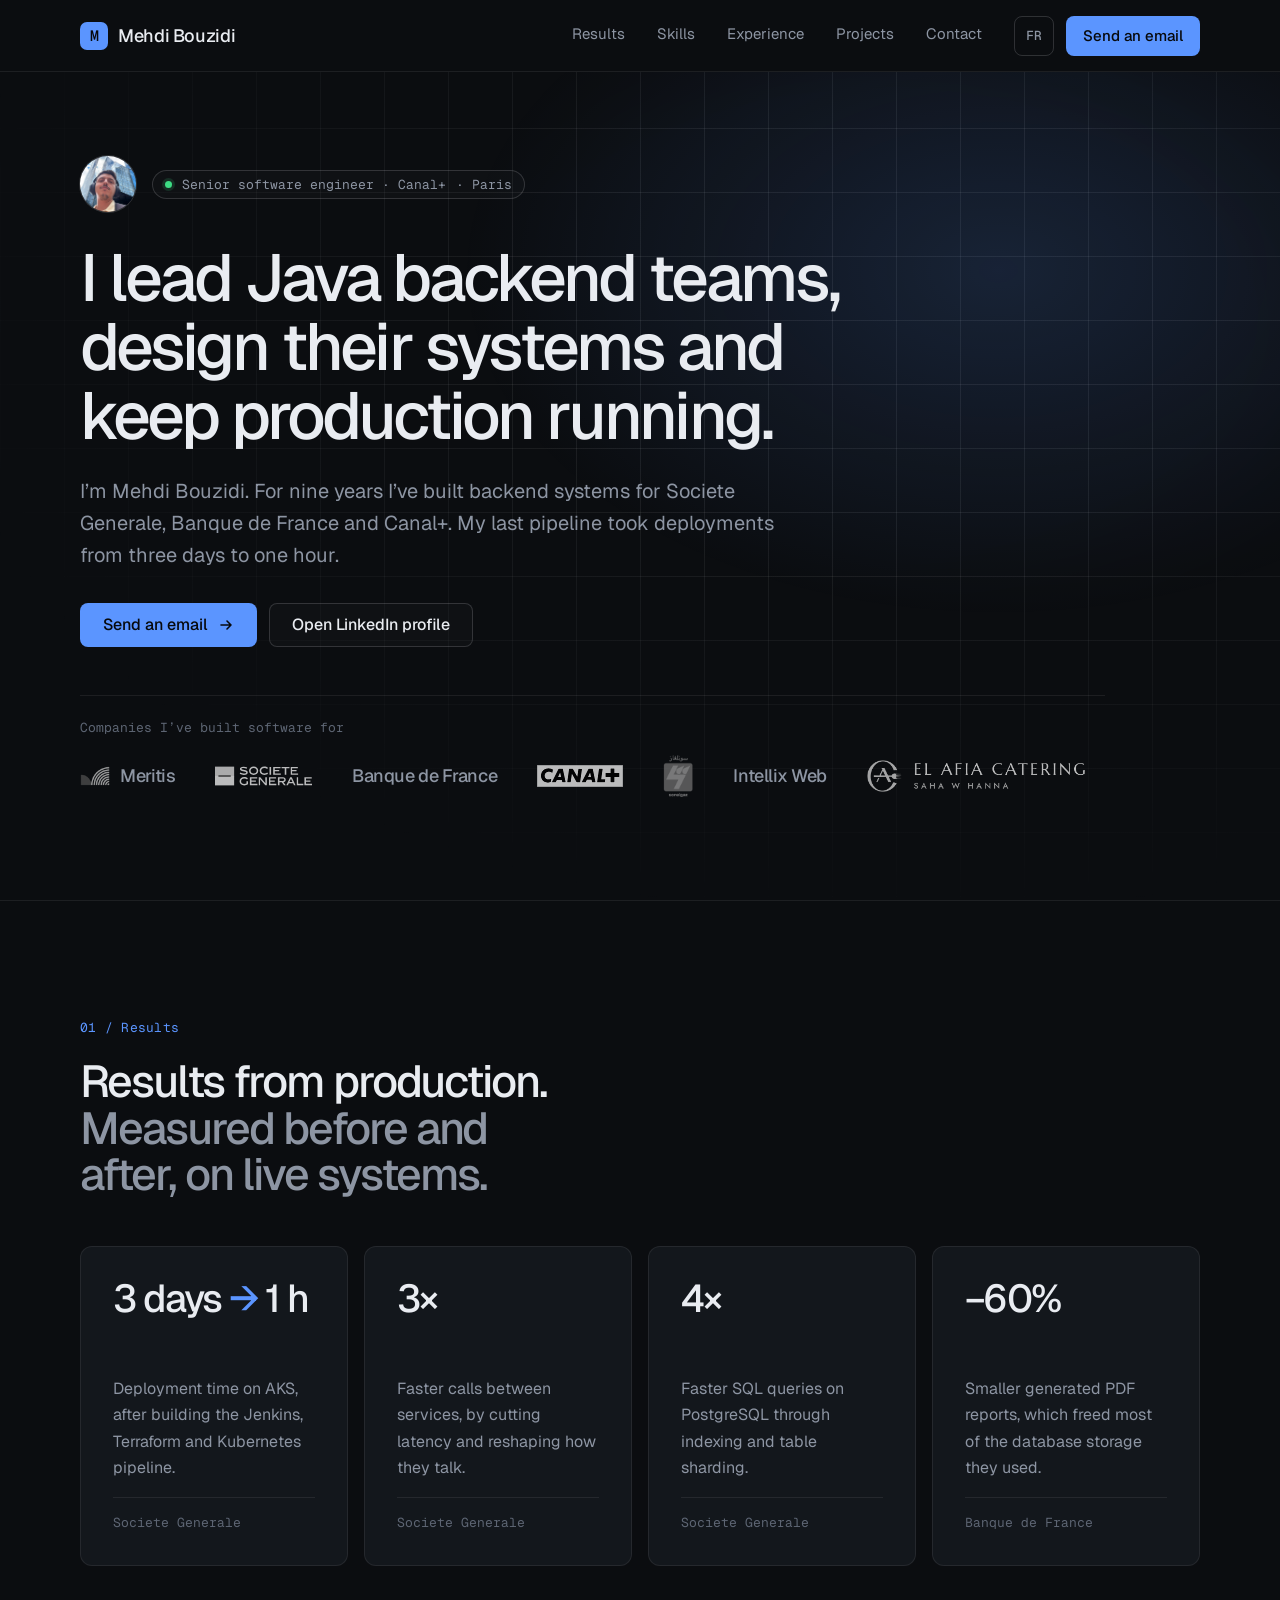
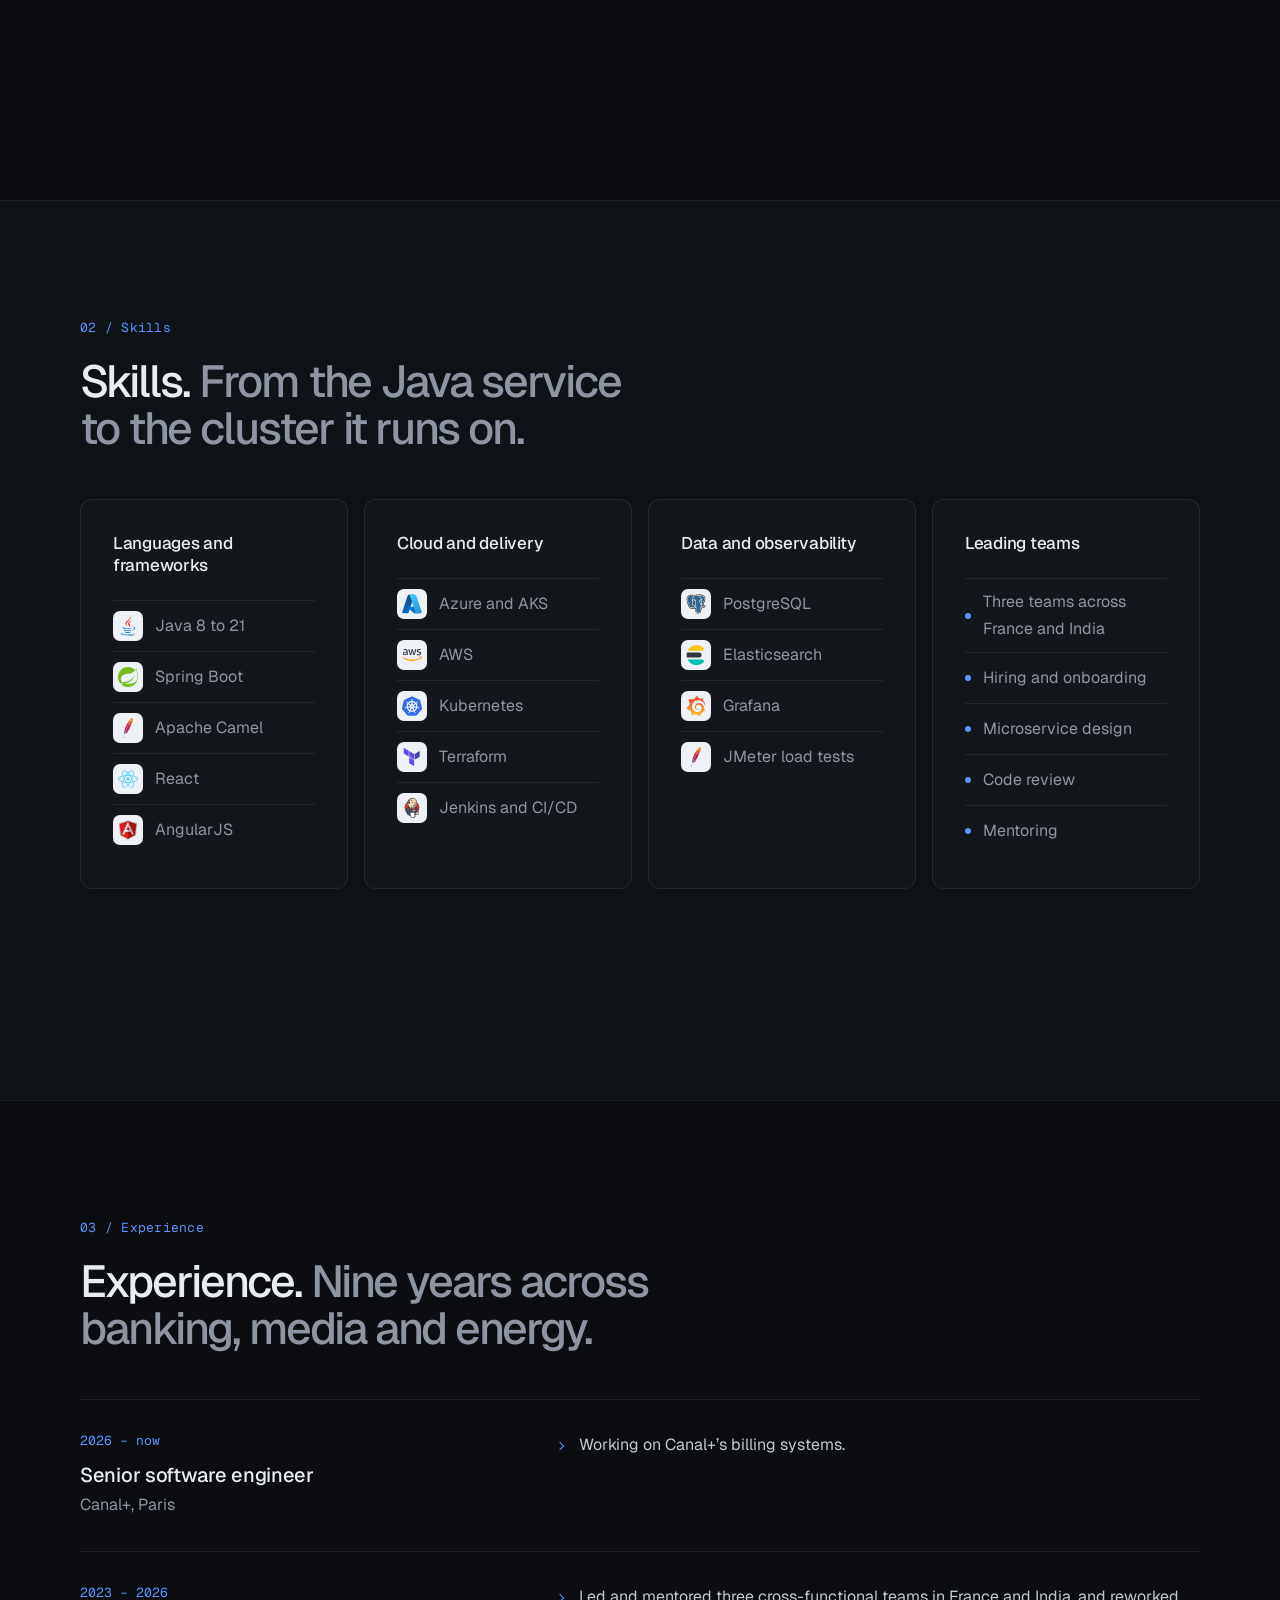
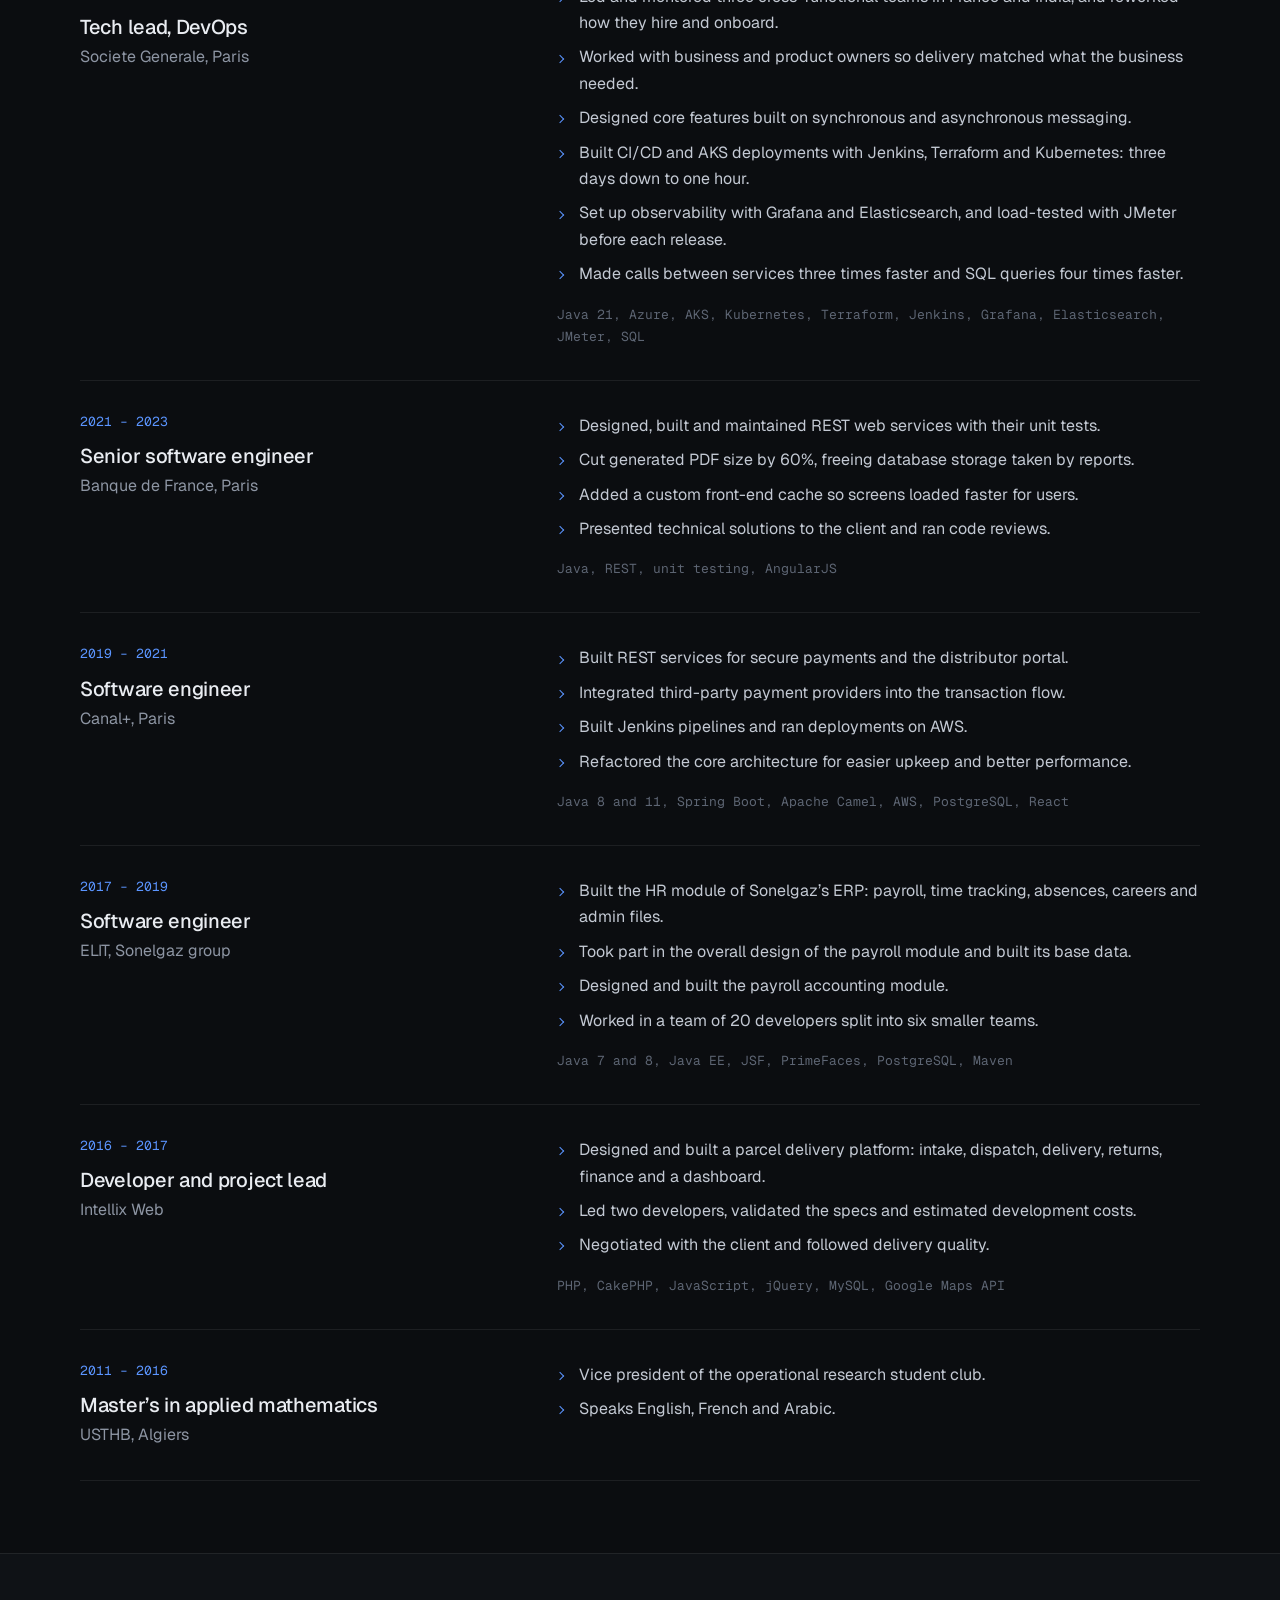
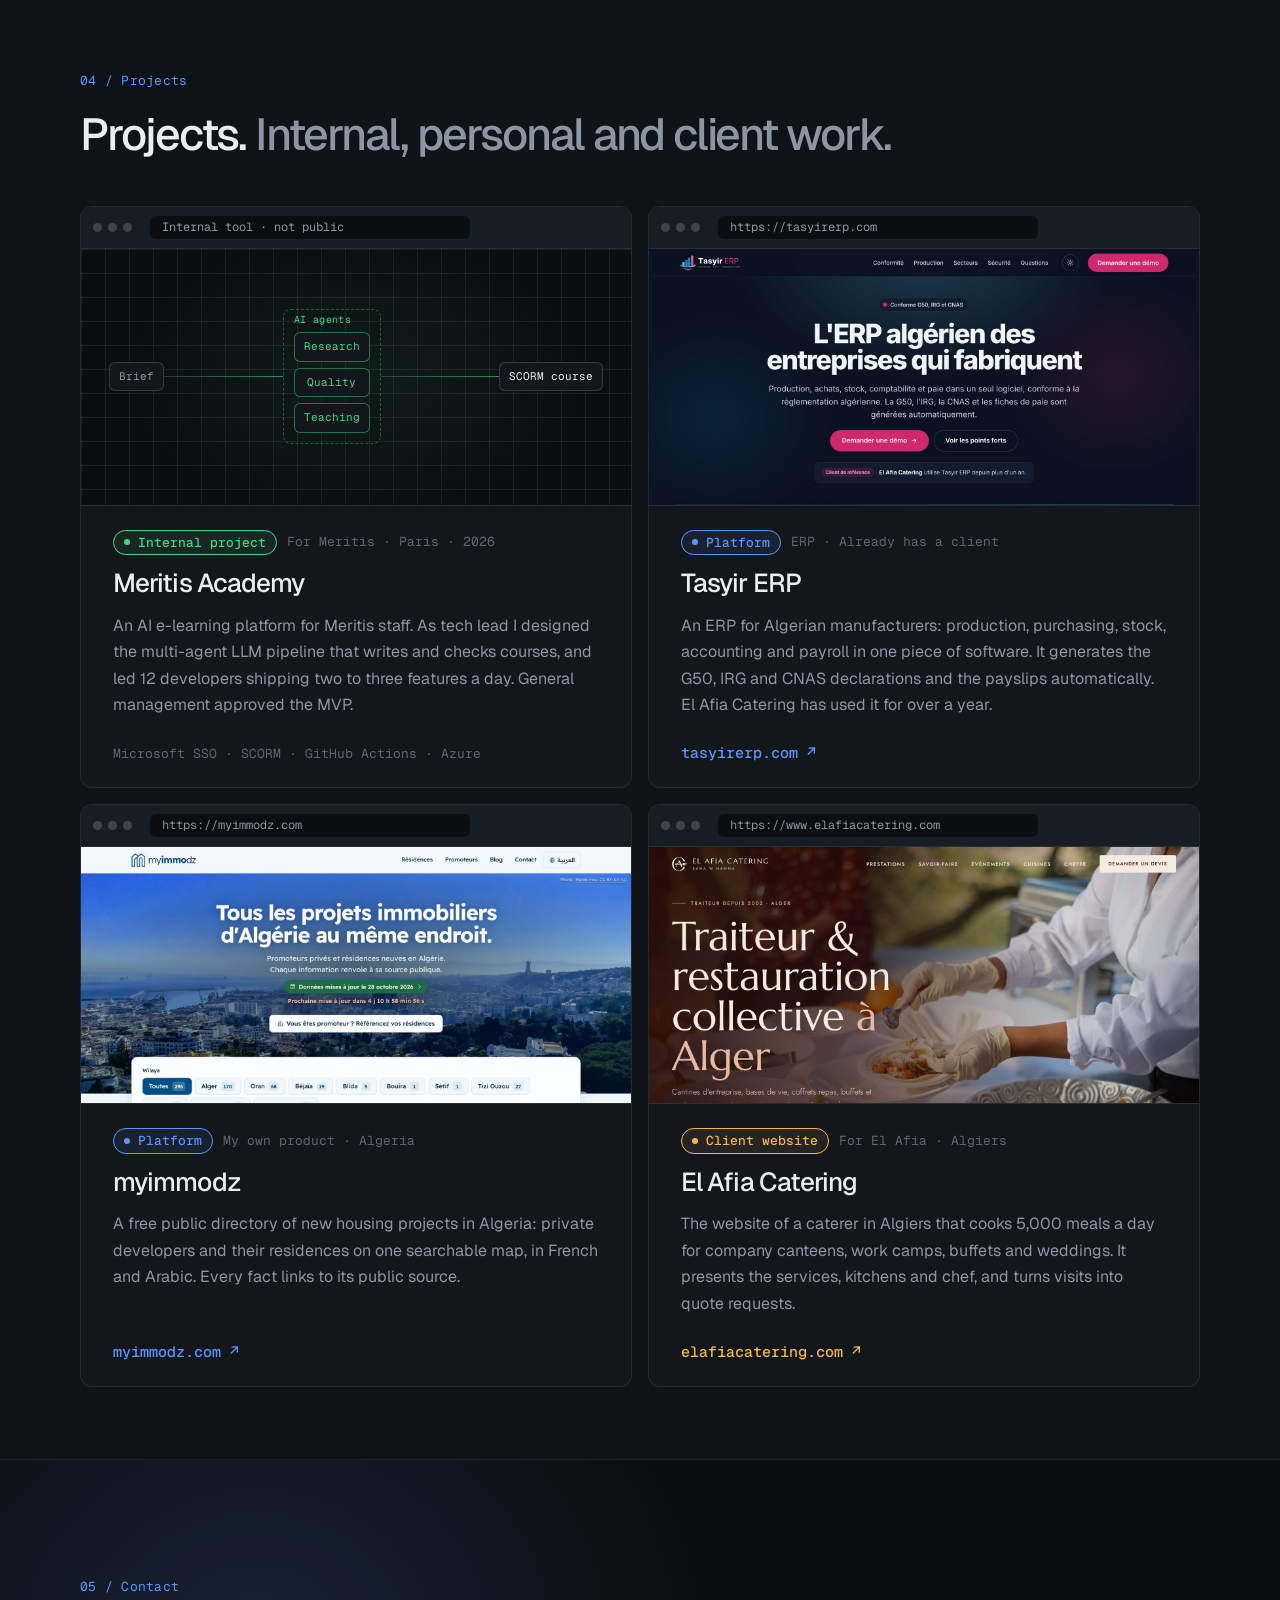
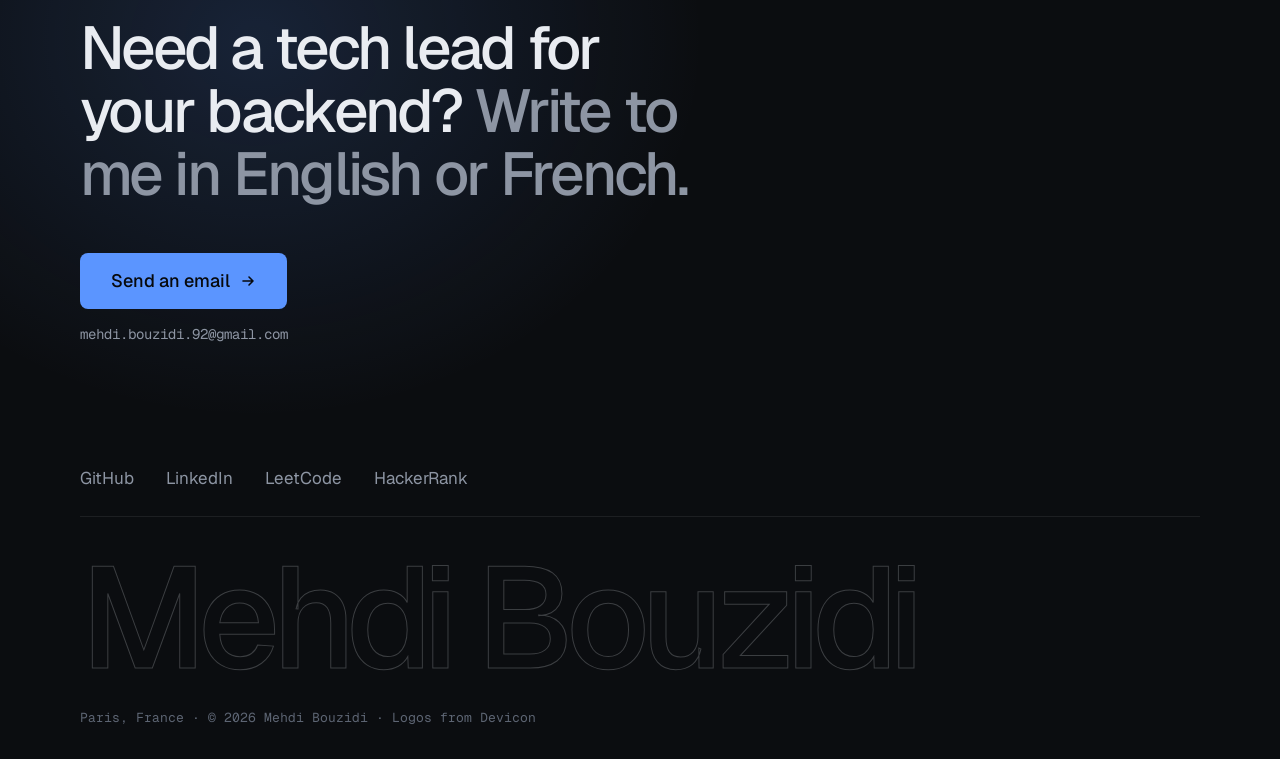
<file: index.html>
<!DOCTYPE html>
<html lang="en">
<head>
  <meta charset="UTF-8">
  <meta name="viewport" content="width=device-width, initial-scale=1, viewport-fit=cover">
  <title>Mehdi Bouzidi — Senior Java engineer and tech lead in Paris</title>
  <meta name="description" content="Mehdi Bouzidi, senior software engineer at Canal+ and former tech lead. Nine years of Java, Spring Boot and Kubernetes in production, in banking and media.">
  <meta name="author" content="Mehdi Bouzidi">
  <meta name="robots" content="index, follow, max-image-preview:large">
  <link rel="canonical" href="https://mehdibouzidi.com/">
  <link rel="alternate" hreflang="en" href="https://mehdibouzidi.com/">
  <link rel="alternate" hreflang="fr" href="https://mehdibouzidi.com/fr/">
  <link rel="alternate" hreflang="x-default" href="https://mehdibouzidi.com/">
  <meta name="theme-color" content="#0b0d10">
  <link rel="icon" href="/favicon.svg" type="image/svg+xml">
  <link rel="icon" href="/favicon-32.png" type="image/png" sizes="32x32">
  <link rel="apple-touch-icon" href="/apple-touch-icon.png">

  <!-- Share previews (LinkedIn, Slack, X, WhatsApp) -->
  <meta property="og:type" content="profile">
  <meta property="og:site_name" content="Mehdi Bouzidi">
  <meta property="og:locale" content="en_US">
  <meta property="og:locale:alternate" content="fr_FR">
  <meta property="og:url" content="https://mehdibouzidi.com/">
  <meta property="og:title" content="Mehdi Bouzidi — Senior Java engineer and tech lead">
  <meta property="og:description" content="I lead Java backend teams, design their systems and keep production running. Nine years in Paris: Societe Generale, Banque de France, Canal+.">
  <meta property="og:image" content="https://mehdibouzidi.com/assets/share.png">
  <meta property="og:image:width" content="1200">
  <meta property="og:image:height" content="630">
  <meta property="og:image:alt" content="Mehdi Bouzidi, senior Java engineer and tech lead in Paris">
  <meta property="profile:first_name" content="Mehdi">
  <meta property="profile:last_name" content="Bouzidi">
  <meta name="twitter:card" content="summary_large_image">
  <meta name="twitter:title" content="Mehdi Bouzidi — Senior Java engineer and tech lead">
  <meta name="twitter:description" content="I lead Java backend teams, design their systems and keep production running.">
  <meta name="twitter:image" content="https://mehdibouzidi.com/assets/share.png">

  <script type="application/ld+json">
{
  "@context": "https://schema.org",
  "@graph": [
    {
      "@type": "Person",
      "@id": "https://mehdibouzidi.com/#person",
      "name": "Mehdi Bouzidi",
      "url": "https://mehdibouzidi.com/",
      "image": "https://mehdibouzidi.com/assets/portrait.jpg",
      "jobTitle": "Senior Software Engineer",
      "email": "mailto:mehdi.bouzidi.92@gmail.com",
      "address": {
        "@type": "PostalAddress",
        "addressLocality": "Paris",
        "addressCountry": "FR"
      },
      "alumniOf": {
        "@type": "CollegeOrUniversity",
        "name": "University of Science and Technology Houari Boumediene"
      },
      "knowsLanguage": [
        "en",
        "fr",
        "ar"
      ],
      "knowsAbout": [
        "Java",
        "Spring Boot",
        "Microservices",
        "Kubernetes",
        "Azure AKS",
        "AWS",
        "Terraform",
        "Jenkins",
        "CI/CD",
        "PostgreSQL",
        "Elasticsearch",
        "Grafana",
        "Observability",
        "Technical leadership",
        "LLM multi-agent systems"
      ],
      "sameAs": [
        "https://github.com/mehdibouzidi",
        "https://www.linkedin.com/in/mehdibouzidi/",
        "https://leetcode.com/u/mehdibouzidi/",
        "https://www.hackerrank.com/profile/mehdi_bouzidi_92"
      ],
      "worksFor": {
        "@type": "Organization",
        "name": "Canal+",
        "url": "https://www.canalplus.com/"
      }
    },
    {
      "@type": "ProfilePage",
      "@id": "https://mehdibouzidi.com/#page",
      "url": "https://mehdibouzidi.com/",
      "name": "Mehdi Bouzidi — Senior Java engineer and tech lead in Paris",
      "inLanguage": "en",
      "mainEntity": {
        "@id": "https://mehdibouzidi.com/#person"
      }
    },
    {
      "@type": "WebSite",
      "@id": "https://mehdibouzidi.com/#site",
      "url": "https://mehdibouzidi.com/",
      "name": "Mehdi Bouzidi",
      "publisher": {
        "@id": "https://mehdibouzidi.com/#person"
      }
    },
    {
      "@type": "WebSite",
      "name": "myimmodz",
      "url": "https://myimmodz.com/",
      "description": "Public directory of new housing projects by private developers in Algeria.",
      "creator": {
        "@id": "https://mehdibouzidi.com/#person"
      }
    },
    {
      "@type": "SoftwareApplication",
      "name": "Tasyir ERP",
      "url": "https://tasyirerp.com/",
      "applicationCategory": "BusinessApplication",
      "operatingSystem": "Web",
      "description": "Algerian ERP for production, stock, accounting and payroll, with automatic G50, IRG and CNAS declarations.",
      "creator": {
        "@id": "https://mehdibouzidi.com/#person"
      }
    },
    {
      "@type": "WebSite",
      "name": "El Afia Catering",
      "url": "https://www.elafiacatering.com/",
      "description": "Website of a caterer in Algiers.",
      "creator": {
        "@id": "https://mehdibouzidi.com/#person"
      }
    }
  ]
}
  </script>

  <!-- Google Analytics -->
  <script async src="https://www.googletagmanager.com/gtag/js?id=G-M9YEFMYHX3"></script>
  <script>
    window.dataLayer = window.dataLayer || [];
    function gtag(){dataLayer.push(arguments);}
    gtag('js', new Date());
    gtag('config', 'G-M9YEFMYHX3');
  </script>
  <link rel="preconnect" href="https://fonts.googleapis.com">
  <link rel="preconnect" href="https://fonts.gstatic.com" crossorigin>
  <link rel="stylesheet" href="https://fonts.googleapis.com/css2?family=Geist+Mono:wght@400;500&family=Geist:wght@400;500&display=swap">
  <link rel="stylesheet" href="style.css">
</head>
<body>
  <!-- Direction: dark technical. Near-black ground, off-white ink, one electric-blue accent.
       Type: Geist (display + text), Geist Mono for labels, dates and meta. Hero: type-led over a faint grid.
       Close: type close in a lit panel, wordmark set large. -->

  <header class="nav">
    <div class="wrap nav__row">
      <a class="skip-link" href="#top">Skip to content</a>
      <a class="logo" href="#top" aria-label="Mehdi Bouzidi, back to top">
        <span class="mark" aria-hidden="true">M</span>
        <span>Mehdi Bouzidi</span>
      </a>
      <nav class="nav__links" aria-label="Sections">
        <a class="link" href="#results">Results</a>
        <a class="link" href="#skills">Skills</a>
        <a class="link" href="#experience">Experience</a>
        <a class="link" href="#projects">Projects</a>
        <a class="link" href="#contact">Contact</a>
      </nav>
      <a class="lang" href="/fr/" hreflang="fr" lang="fr" aria-label="Lire en français">FR</a>
      <a class="btn btn--primary nav__btn" href="mailto:mehdi.bouzidi.92@gmail.com">Send an email</a>
    </div>
  </header>

  <main id="top">

    <!-- HERO -->
    <section class="hero" data-enter>
      <div class="hero__bg" aria-hidden="true"></div>
      <div class="wrap hero__grid">
        <div class="hero__text">
          <div class="hero__id">
            <figure class="hero__photo">
              <img src="assets/portrait.jpg" width="960" height="1200" alt="Portrait of Mehdi Bouzidi" fetchpriority="high" decoding="async">
            </figure>
            <p class="hero__notice"><span class="status" aria-hidden="true"></span>Senior software engineer &middot; Canal+<span class="hide-phone"> &middot; Paris</span></p>
          </div>
          <h1>I lead Java backend teams, design their systems and keep production running.</h1>
          <p class="hero__lead">I&rsquo;m Mehdi Bouzidi. For nine years I&rsquo;ve built backend systems for Societe Generale, Banque de France and Canal+. My last pipeline took deployments from three days to one hour.</p>
          <div class="btn-row">
            <a class="btn btn--primary" href="mailto:mehdi.bouzidi.92@gmail.com">Send an email
              <svg class="m-arrow" viewBox="0 0 16 16" aria-hidden="true"><path d="M3 8h10M9 4l4 4-4 4" fill="none" stroke="currentColor" stroke-width="1.6" stroke-linecap="round" stroke-linejoin="round"/></svg>
            </a>
            <a class="btn btn--secondary" href="https://www.linkedin.com/in/mehdibouzidi/" target="_blank" rel="me noopener">Open LinkedIn profile</a>
          </div>
          <div class="clients">
            <p class="clients__label">Companies I&rsquo;ve built software for</p>
            <ul class="clients__row">
              <li class="clients__mark"><img src="assets/clients/meritis-mark.png" alt="" width="192" height="192" class="clients__meritis"><span class="clients__name">Meritis</span></li>
              <li><img src="assets/clients/societe-generale.svg" alt="Societe Generale" width="148" height="40"></li>
              <!-- Banque de France: logo file still to come, name set as text for now -->
              <li class="clients__name">Banque de France</li>
              <li><img src="assets/clients/canal-plus.svg" alt="Canal+" width="110" height="28" class="clients__canal"></li>
              <li><img src="assets/clients/sonelgaz.png" alt="Sonelgaz" width="35" height="48" class="clients__sonelgaz"></li>
              <!-- Intellix Web: logo file still to come, name set as text for now -->
              <li class="clients__name">Intellix Web</li>
              <li><img src="assets/clients/elafia-catering.png" alt="El Afia Catering" width="757" height="111" class="clients__elafia"></li>
            </ul>
          </div>
        </div>
      </div>
    </section>

    <!-- RESULTS -->
    <section class="section" id="results">
      <div class="wrap">
        <p class="eyebrow">01 / Results</p>
        <h2>Results from production. <span class="muted">Measured before and after, on live systems.</span></h2>
        <div class="stats">
          <article class="card stat">
            <p class="stat__figure">3&nbsp;days <span class="stat__arrow" aria-hidden="true">&rarr;</span> 1&nbsp;h</p>
            <p class="stat__text">Deployment time on AKS, after building the Jenkins, Terraform and Kubernetes pipeline.</p>
            <p class="stat__meta">Societe Generale</p>
          </article>
          <article class="card stat">
            <p class="stat__figure">3&times;</p>
            <p class="stat__text">Faster calls between services, by cutting latency and reshaping how they talk.</p>
            <p class="stat__meta">Societe Generale</p>
          </article>
          <article class="card stat">
            <p class="stat__figure">4&times;</p>
            <p class="stat__text">Faster SQL queries on PostgreSQL through indexing and table sharding.</p>
            <p class="stat__meta">Societe Generale</p>
          </article>
          <article class="card stat">
            <p class="stat__figure">&minus;60%</p>
            <p class="stat__text">Smaller generated PDF reports, which freed most of the database storage they used.</p>
            <p class="stat__meta">Banque de France</p>
          </article>
        </div>
      </div>
    </section>

    <!-- SKILLS -->
    <section class="section section--alt" id="skills">
      <div class="wrap">
        <p class="eyebrow">02 / Skills</p>
        <h2>Skills. <span class="muted">From the Java service to the cluster it runs on.</span></h2>
        <div class="skills">
          <article class="card skill">
            <h3>Languages and frameworks</h3>
            <ul class="tools">
              <li><img src="assets/icons/java-original.svg" alt="" width="24" height="24">Java 8 to 21</li>
              <li><img src="assets/icons/spring-original.svg" alt="" width="24" height="24">Spring Boot</li>
              <li><img src="assets/icons/apache-original.svg" alt="" width="24" height="24">Apache Camel</li>
              <li><img src="assets/icons/react-original.svg" alt="" width="24" height="24">React</li>
              <li><img src="assets/icons/angularjs-original.svg" alt="" width="24" height="24">AngularJS</li>
            </ul>
          </article>
          <article class="card skill">
            <h3>Cloud and delivery</h3>
            <ul class="tools">
              <li><img src="assets/icons/azure-original.svg" alt="" width="24" height="24">Azure and AKS</li>
              <li><img src="assets/icons/amazonwebservices-original-wordmark.svg" alt="" width="24" height="24">AWS</li>
              <li><img src="assets/icons/kubernetes-original.svg" alt="" width="24" height="24">Kubernetes</li>
              <li><img src="assets/icons/terraform-original.svg" alt="" width="24" height="24">Terraform</li>
              <li><img src="assets/icons/jenkins-original.svg" alt="" width="24" height="24">Jenkins and CI/CD</li>
            </ul>
          </article>
          <article class="card skill">
            <h3>Data and observability</h3>
            <ul class="tools">
              <li><img src="assets/icons/postgresql-original.svg" alt="" width="24" height="24">PostgreSQL</li>
              <li><img src="assets/icons/elasticsearch-original.svg" alt="" width="24" height="24">Elasticsearch</li>
              <li><img src="assets/icons/grafana-original.svg" alt="" width="24" height="24">Grafana</li>
              <li><img src="assets/icons/apache-original.svg" alt="" width="24" height="24">JMeter load tests</li>
            </ul>
          </article>
          <article class="card skill">
            <h3>Leading teams</h3>
            <ul class="tools tools--plain">
              <li>Three teams across France and India</li>
              <li>Hiring and onboarding</li>
              <li>Microservice design</li>
              <li>Code review</li>
              <li>Mentoring</li>
            </ul>
          </article>
        </div>
      </div>
    </section>

    <!-- EXPERIENCE -->
    <section class="section" id="experience" style="--h: 2">
      <div class="wrap">
        <p class="eyebrow">03 / Experience</p>
        <h2>Experience. <span class="muted">Nine years across banking, media and energy.</span></h2>
        <ol class="jobs">
          <li class="job">
            <div class="job__head">
              <p class="job__date">2026 &ndash; now</p>
              <h3>Senior software engineer</h3>
              <p class="job__org">Canal+, Paris</p>
            </div>
            <div class="job__body">
              <ul>
                <li>Working on Canal+&rsquo;s billing systems.</li>
              </ul>
            </div>
          </li>
          <li class="job">
            <div class="job__head">
              <p class="job__date">2023 &ndash; 2026</p>
              <h3>Tech lead, DevOps</h3>
              <p class="job__org">Societe Generale, Paris</p>
            </div>
            <div class="job__body">
              <ul>
                <li>Led and mentored three cross-functional teams in France and India, and reworked how they hire and onboard.</li>
                <li>Worked with business and product owners so delivery matched what the business needed.</li>
                <li>Designed core features built on synchronous and asynchronous messaging.</li>
                <li>Built CI/CD and AKS deployments with Jenkins, Terraform and Kubernetes: three days down to one hour.</li>
                <li>Set up observability with Grafana and Elasticsearch, and load-tested with JMeter before each release.</li>
                <li>Made calls between services three times faster and SQL queries four times faster.</li>
              </ul>
              <p class="job__stack">Java 21, Azure, AKS, Kubernetes, Terraform, Jenkins, Grafana, Elasticsearch, JMeter, SQL</p>
            </div>
          </li>
          <li class="job">
            <div class="job__head">
              <p class="job__date">2021 &ndash; 2023</p>
              <h3>Senior software engineer</h3>
              <p class="job__org">Banque de France, Paris</p>
            </div>
            <div class="job__body">
              <ul>
                <li>Designed, built and maintained REST web services with their unit tests.</li>
                <li>Cut generated PDF size by 60%, freeing database storage taken by reports.</li>
                <li>Added a custom front-end cache so screens loaded faster for users.</li>
                <li>Presented technical solutions to the client and ran code reviews.</li>
              </ul>
              <p class="job__stack">Java, REST, unit testing, AngularJS</p>
            </div>
          </li>
          <li class="job">
            <div class="job__head">
              <p class="job__date">2019 &ndash; 2021</p>
              <h3>Software engineer</h3>
              <p class="job__org">Canal+, Paris</p>
            </div>
            <div class="job__body">
              <ul>
                <li>Built REST services for secure payments and the distributor portal.</li>
                <li>Integrated third-party payment providers into the transaction flow.</li>
                <li>Built Jenkins pipelines and ran deployments on AWS.</li>
                <li>Refactored the core architecture for easier upkeep and better performance.</li>
              </ul>
              <p class="job__stack">Java 8 and 11, Spring Boot, Apache Camel, AWS, PostgreSQL, React</p>
            </div>
          </li>
          <li class="job">
            <div class="job__head">
              <p class="job__date">2017 &ndash; 2019</p>
              <h3>Software engineer</h3>
              <p class="job__org">ELIT, Sonelgaz group</p>
            </div>
            <div class="job__body">
              <ul>
                <li>Built the HR module of Sonelgaz&rsquo;s ERP: payroll, time tracking, absences, careers and admin files.</li>
                <li>Took part in the overall design of the payroll module and built its base data.</li>
                <li>Designed and built the payroll accounting module.</li>
                <li>Worked in a team of 20 developers split into six smaller teams.</li>
              </ul>
              <p class="job__stack">Java 7 and 8, Java EE, JSF, PrimeFaces, PostgreSQL, Maven</p>
            </div>
          </li>
          <li class="job">
            <div class="job__head">
              <p class="job__date">2016 &ndash; 2017</p>
              <h3>Developer and project lead</h3>
              <p class="job__org">Intellix Web</p>
            </div>
            <div class="job__body">
              <ul>
                <li>Designed and built a parcel delivery platform: intake, dispatch, delivery, returns, finance and a dashboard.</li>
                <li>Led two developers, validated the specs and estimated development costs.</li>
                <li>Negotiated with the client and followed delivery quality.</li>
              </ul>
              <p class="job__stack">PHP, CakePHP, JavaScript, jQuery, MySQL, Google Maps API</p>
            </div>
          </li>
          <li class="job">
            <div class="job__head">
              <p class="job__date">2011 &ndash; 2016</p>
              <h3>Master&rsquo;s in applied mathematics</h3>
              <p class="job__org">USTHB, Algiers</p>
            </div>
            <div class="job__body">
              <ul>
                <li>Vice president of the operational research student club.</li>
                <li>Speaks English, French and Arabic.</li>
              </ul>
            </div>
          </li>
        </ol>
      </div>
    </section>

    <!-- PROJECTS -->
    <section class="section section--alt" id="projects">
      <div class="wrap">
        <p class="eyebrow">04 / Projects</p>
        <h2 class="h2--wide">Projects. <span class="muted">Internal, personal and client work.</span></h2>
        <div class="projects">
          <article class="card project project--internal">
            <div class="project__shot project__shot--static">
              <span class="browser" aria-hidden="true"><span></span><span></span><span></span><span class="browser__url">Internal tool &middot; not public</span></span>
              <!-- No public screenshot: the panel shows how the content agents hand work to each other. -->
              <div class="flow" role="img" aria-label="A course brief goes through three AI agents, research, quality and teaching, and comes out as a SCORM course">
                <span class="flow__node">Brief</span>
                <span class="flow__line" aria-hidden="true"></span>
                <span class="flow__group">
                  <span class="flow__label">AI agents</span>
                  <span class="flow__node flow__node--agent">Research</span>
                  <span class="flow__node flow__node--agent">Quality</span>
                  <span class="flow__node flow__node--agent">Teaching</span>
                </span>
                <span class="flow__line" aria-hidden="true"></span>
                <span class="flow__node flow__node--out">SCORM course</span>
              </div>
            </div>
            <div class="project__text">
              <p class="project__meta"><span class="tag tag--internal">Internal project</span>For Meritis &middot; Paris &middot; 2026</p>
              <h3>Meritis Academy</h3>
              <p>An AI e-learning platform for Meritis staff. As tech lead I designed the multi-agent LLM pipeline that writes and checks courses, and led 12 developers shipping two to three features a day. General management approved the MVP.</p>
              <p class="project__link project__link--muted">Microsoft SSO &middot; SCORM &middot; GitHub Actions &middot; Azure</p>
            </div>
          </article>
          <article class="card project project--platform">
            <a class="project__shot" href="https://tasyirerp.com/" target="_blank" rel="noopener" aria-label="Open tasyirerp.com">
              <span class="browser" aria-hidden="true"><span></span><span></span><span></span><span class="browser__url">https://tasyirerp.com</span></span>
              <img src="assets/projects/tasyir-erp.jpg" width="1680" height="1050" alt="Home page of Tasyir ERP, an Algerian ERP for production and payroll" loading="lazy">
            </a>
            <div class="project__text">
              <p class="project__meta"><span class="tag tag--platform">Platform</span>ERP &middot; Already has a client</p>
              <h3>Tasyir ERP</h3>
              <p>An ERP for Algerian manufacturers: production, purchasing, stock, accounting and payroll in one piece of software. It generates the G50, IRG and CNAS declarations and the payslips automatically. El Afia Catering has used it for over a year.</p>
              <p class="project__link"><a class="link" href="https://tasyirerp.com/" target="_blank" rel="noopener">tasyirerp.com <span aria-hidden="true">&nearr;</span></a></p>
            </div>
          </article>
          <article class="card project project--platform">
            <a class="project__shot" href="https://myimmodz.com/" target="_blank" rel="noopener" aria-label="Open myimmodz.com">
              <span class="browser" aria-hidden="true"><span></span><span></span><span></span><span class="browser__url">https://myimmodz.com</span></span>
              <img src="assets/projects/myimmodz.jpg" width="1680" height="1050" alt="Home page of myimmodz, with a search panel over a view of Algiers" loading="lazy">
            </a>
            <div class="project__text">
              <p class="project__meta"><span class="tag tag--platform">Platform</span>My own product &middot; Algeria</p>
              <h3>myimmodz</h3>
              <p>A free public directory of new housing projects in Algeria: private developers and their residences on one searchable map, in French and Arabic. Every fact links to its public source.</p>
              <p class="project__link"><a class="link" href="https://myimmodz.com/" target="_blank" rel="noopener">myimmodz.com <span aria-hidden="true">&nearr;</span></a></p>
            </div>
          </article>
          <article class="card project project--client">
            <a class="project__shot" href="https://www.elafiacatering.com/" target="_blank" rel="noopener" aria-label="Open elafiacatering.com">
              <span class="browser" aria-hidden="true"><span></span><span></span><span></span><span class="browser__url">https://www.elafiacatering.com</span></span>
              <img src="assets/projects/elafia-catering.jpg" width="1680" height="1050" alt="Home page of the El Afia Catering website" loading="lazy">
            </a>
            <div class="project__text">
              <p class="project__meta"><span class="tag tag--client">Client website</span>For El Afia &middot; Algiers</p>
              <h3>El Afia Catering</h3>
              <p>The website of a caterer in Algiers that cooks 5,000 meals a day for company canteens, work camps, buffets and weddings. It presents the services, kitchens and chef, and turns visits into quote requests.</p>
              <p class="project__link"><a class="link" href="https://www.elafiacatering.com/" target="_blank" rel="noopener">elafiacatering.com <span aria-hidden="true">&nearr;</span></a></p>
            </div>
          </article>
        </div>
      </div>
    </section>

  </main>

  <!-- CLOSE + FOOTER -->
  <footer class="closing" id="contact">
    <div class="wrap closing__grid">
      <div class="close">
        <p class="eyebrow">05 / Contact</p>
        <h2>Need a tech lead for your backend? <span class="muted">Write to me in English or French.</span></h2>
        <div class="btn-row">
          <a class="btn btn--primary btn--xl" href="mailto:mehdi.bouzidi.92@gmail.com">Send an email
            <svg class="m-arrow" viewBox="0 0 16 16" aria-hidden="true"><path d="M3 8h10M9 4l4 4-4 4" fill="none" stroke="currentColor" stroke-width="1.6" stroke-linecap="round" stroke-linejoin="round"/></svg>
          </a>
        </div>
        <p class="close__mail">mehdi.bouzidi.92@gmail.com</p>
      </div>
      <div class="foot">
        <ul class="foot__links">
          <li><a class="link" href="https://github.com/mehdibouzidi" target="_blank" rel="me noopener">GitHub</a></li>
          <li><a class="link" href="https://www.linkedin.com/in/mehdibouzidi/" target="_blank" rel="me noopener">LinkedIn</a></li>
          <li><a class="link" href="https://leetcode.com/u/mehdibouzidi/" target="_blank" rel="me noopener">LeetCode</a></li>
          <li><a class="link" href="https://www.hackerrank.com/profile/mehdi_bouzidi_92" target="_blank" rel="me noopener">HackerRank</a></li>
        </ul>
        <p class="wordmark" aria-hidden="true">Mehdi Bouzidi</p>
        <p class="legal">Paris, France &middot; &copy; 2026 Mehdi Bouzidi &middot; Logos from Devicon</p>
      </div>
    </div>
  </footer>
</body>
</html>
</file>
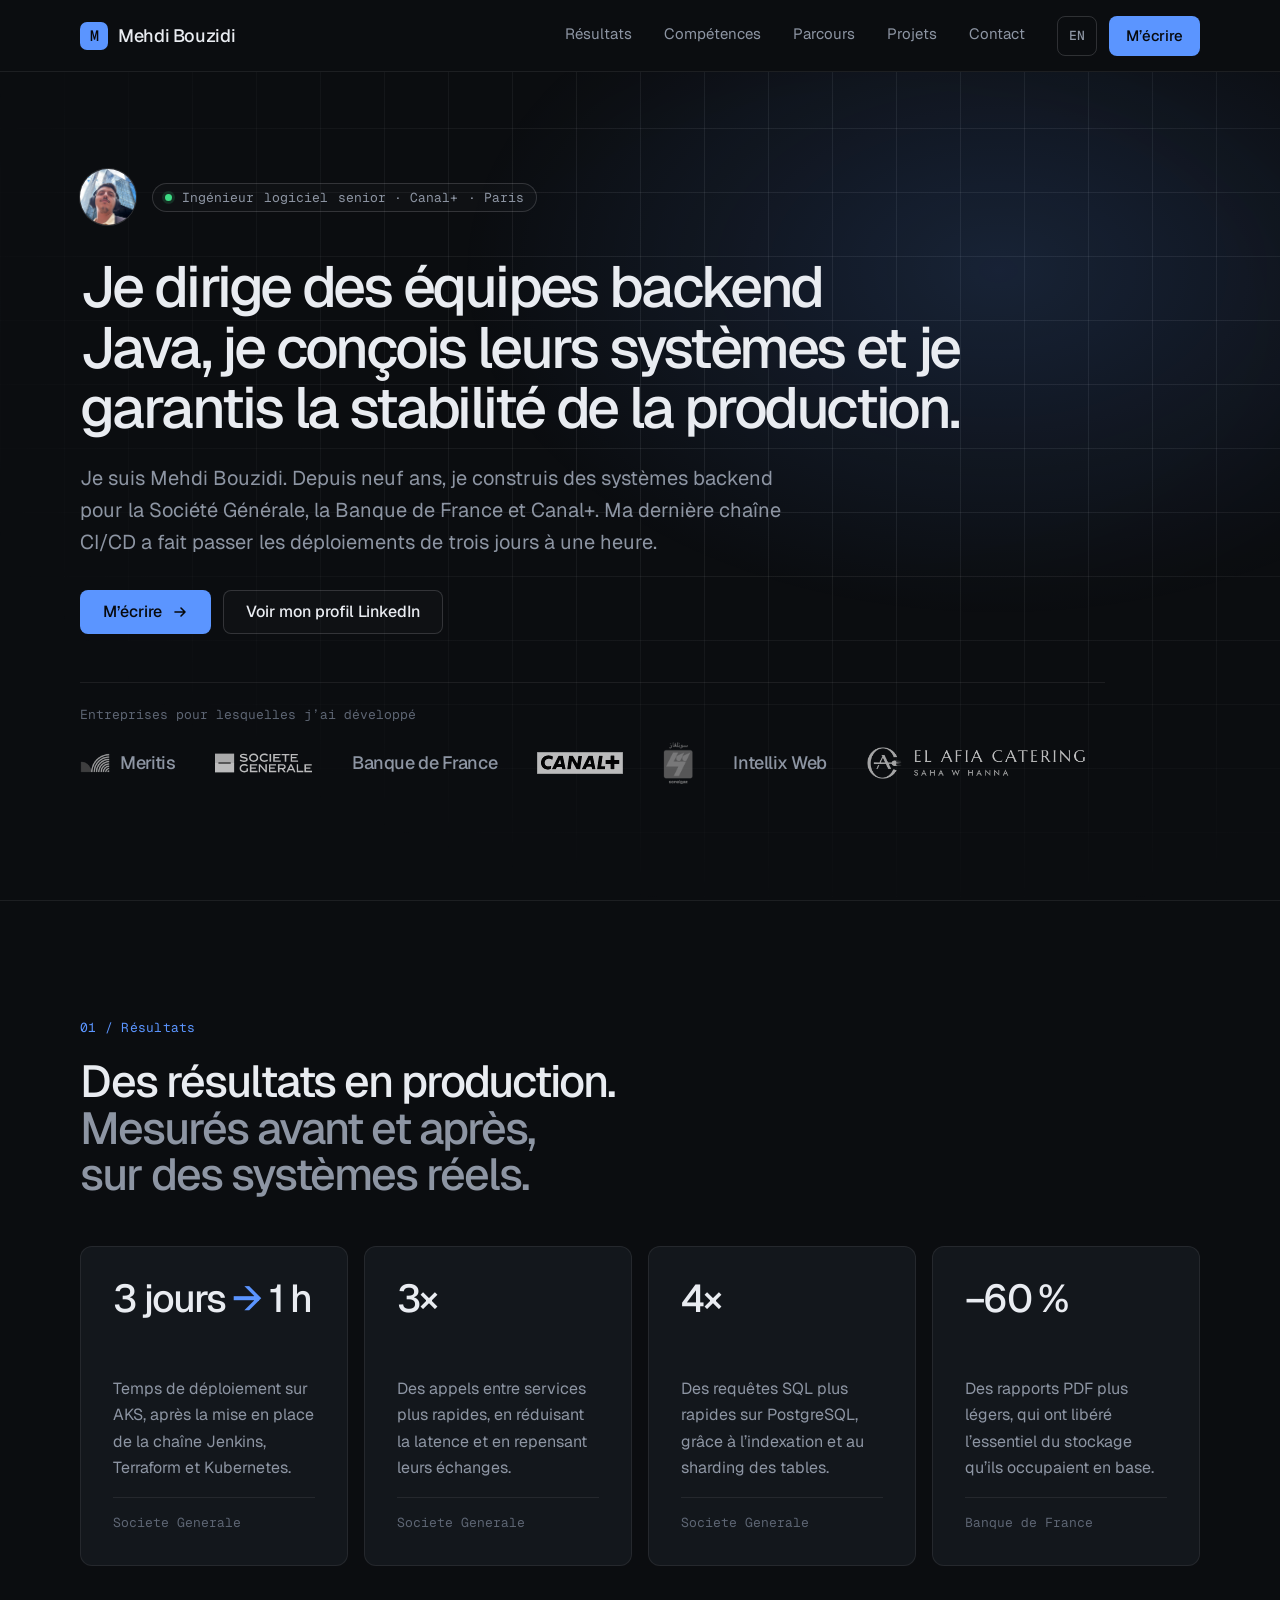
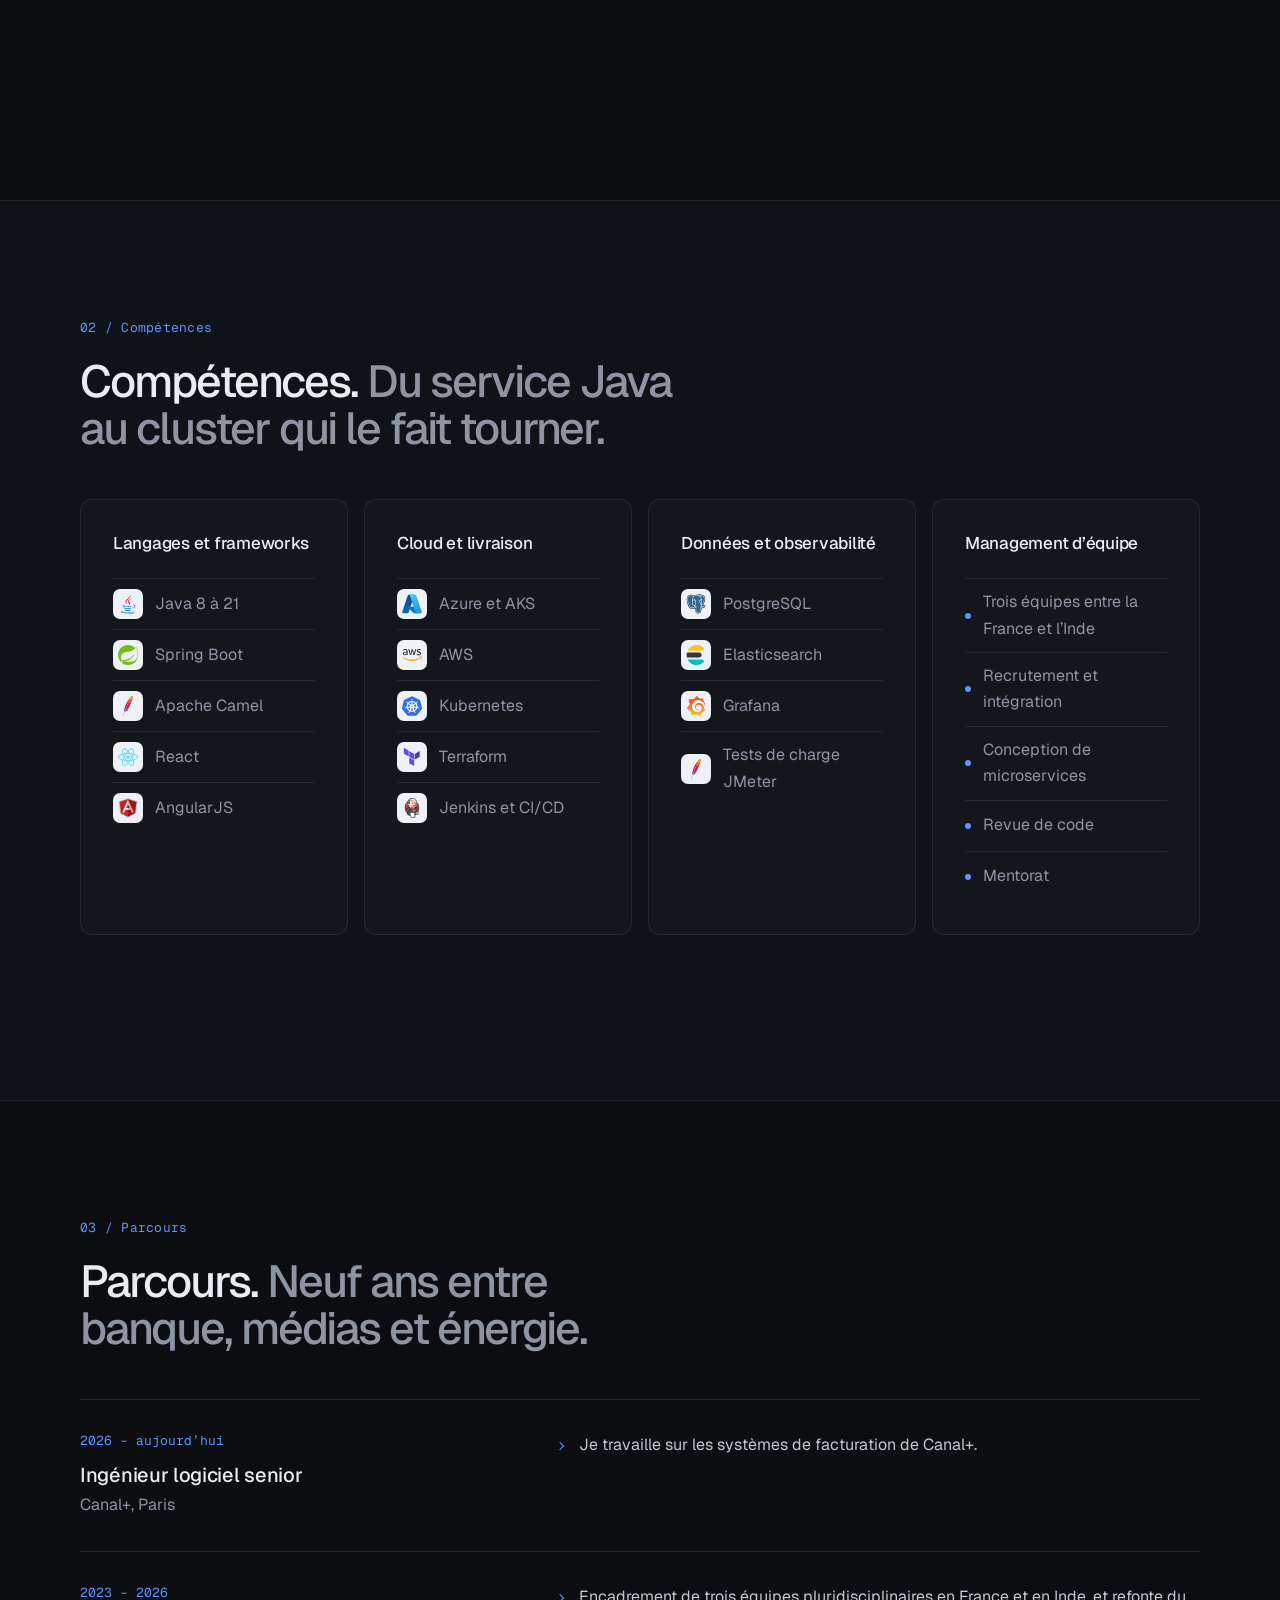
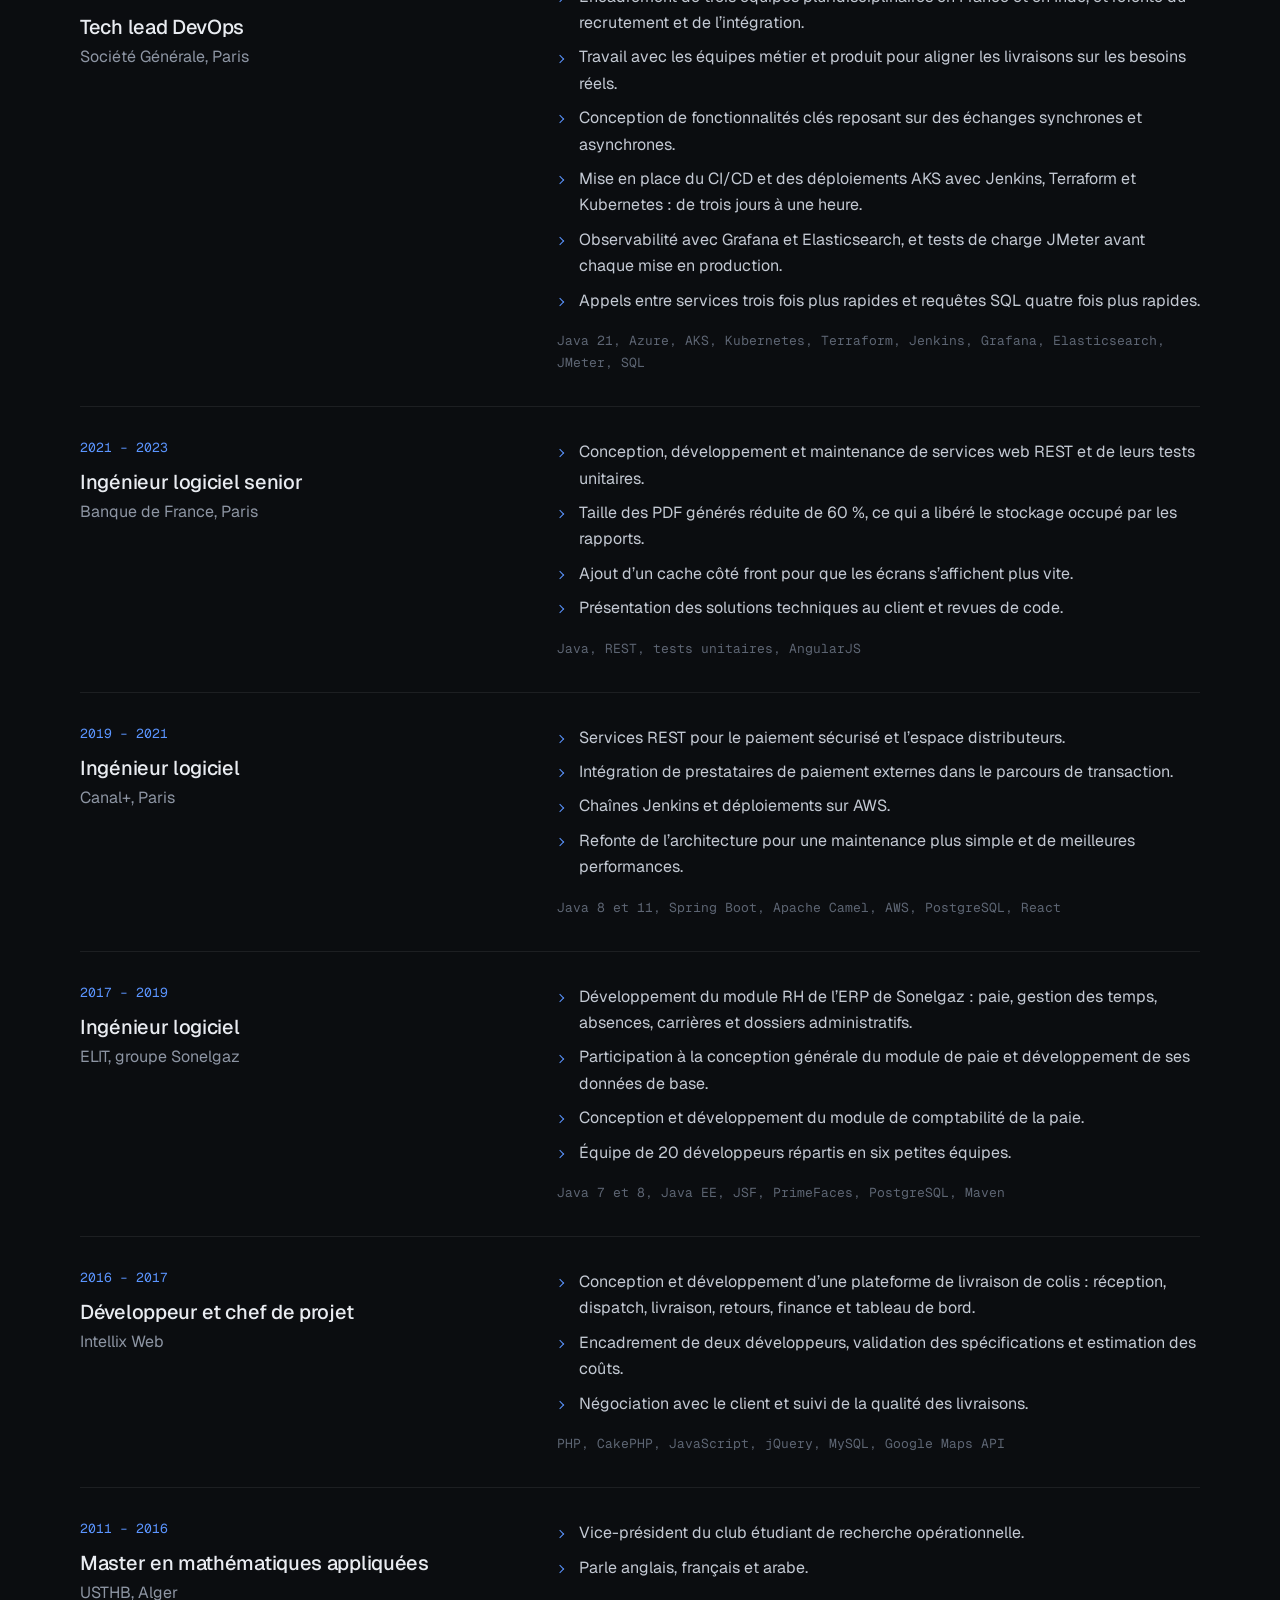
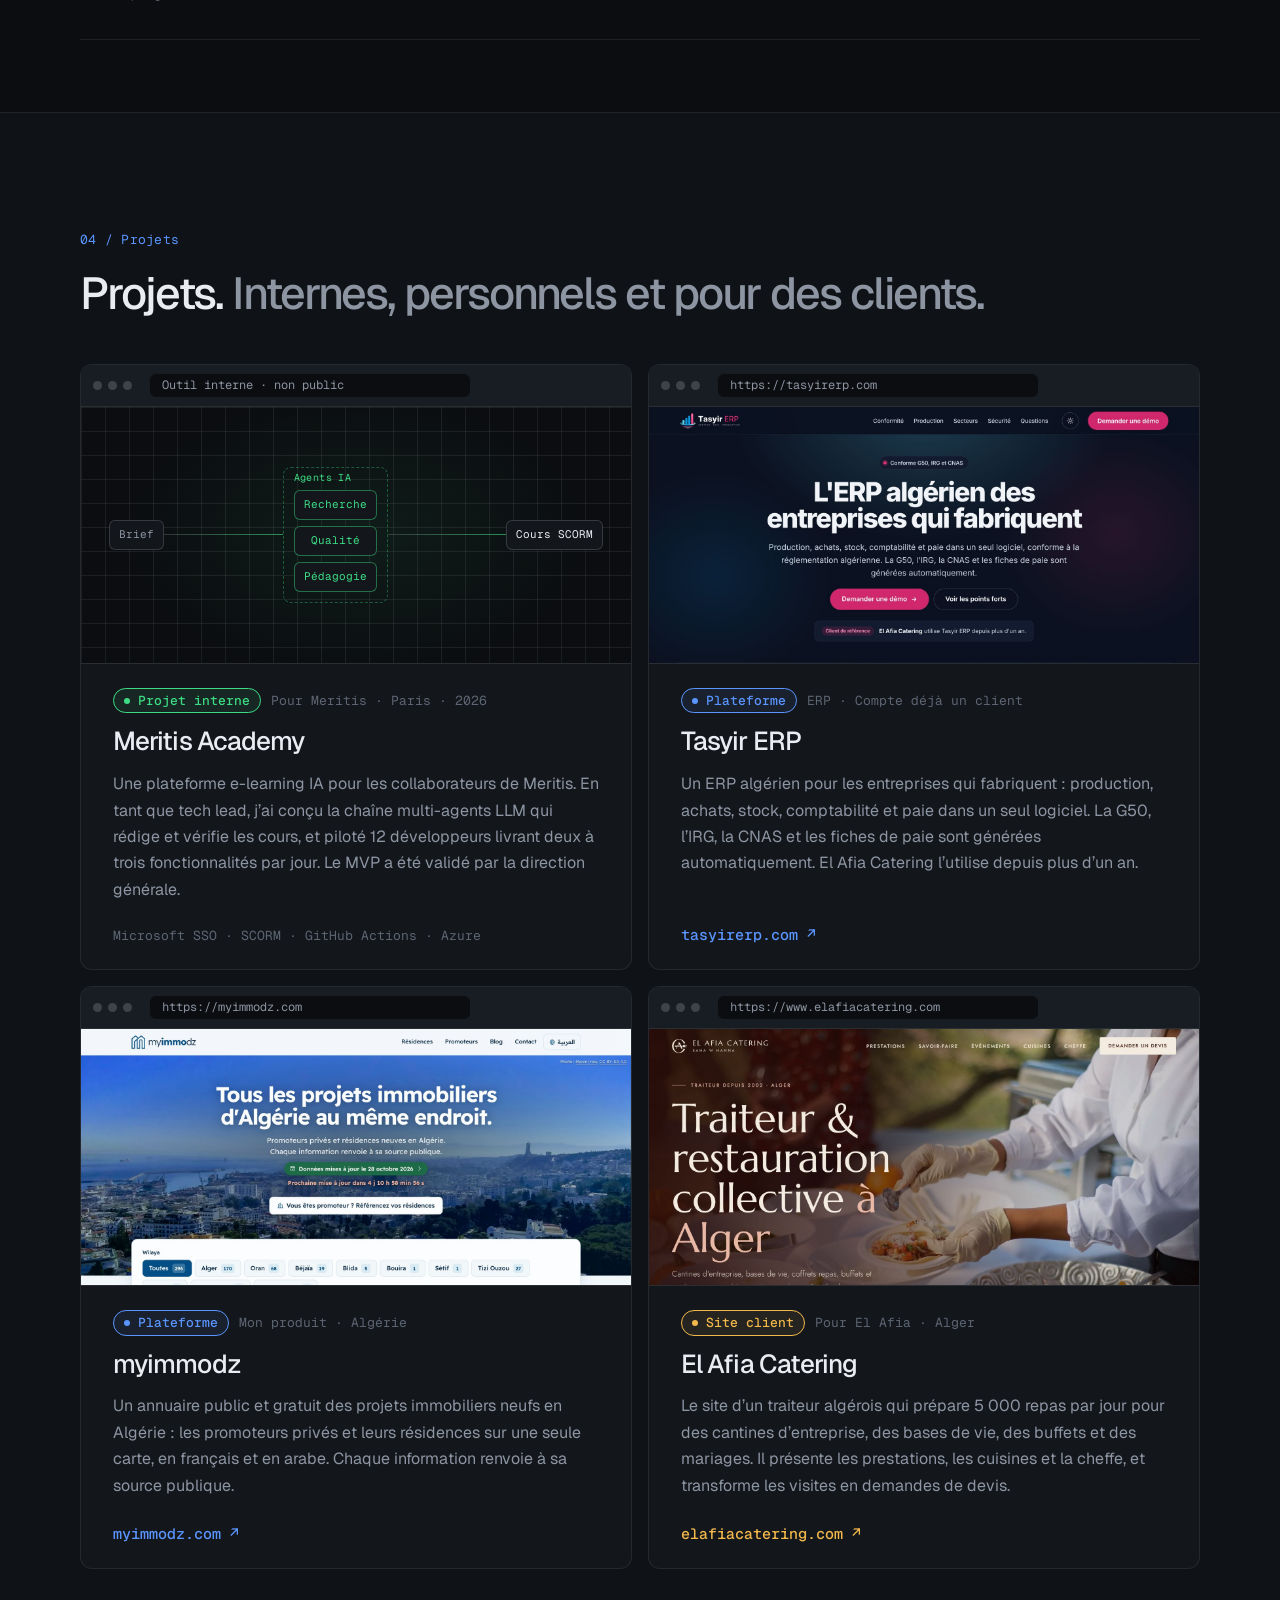
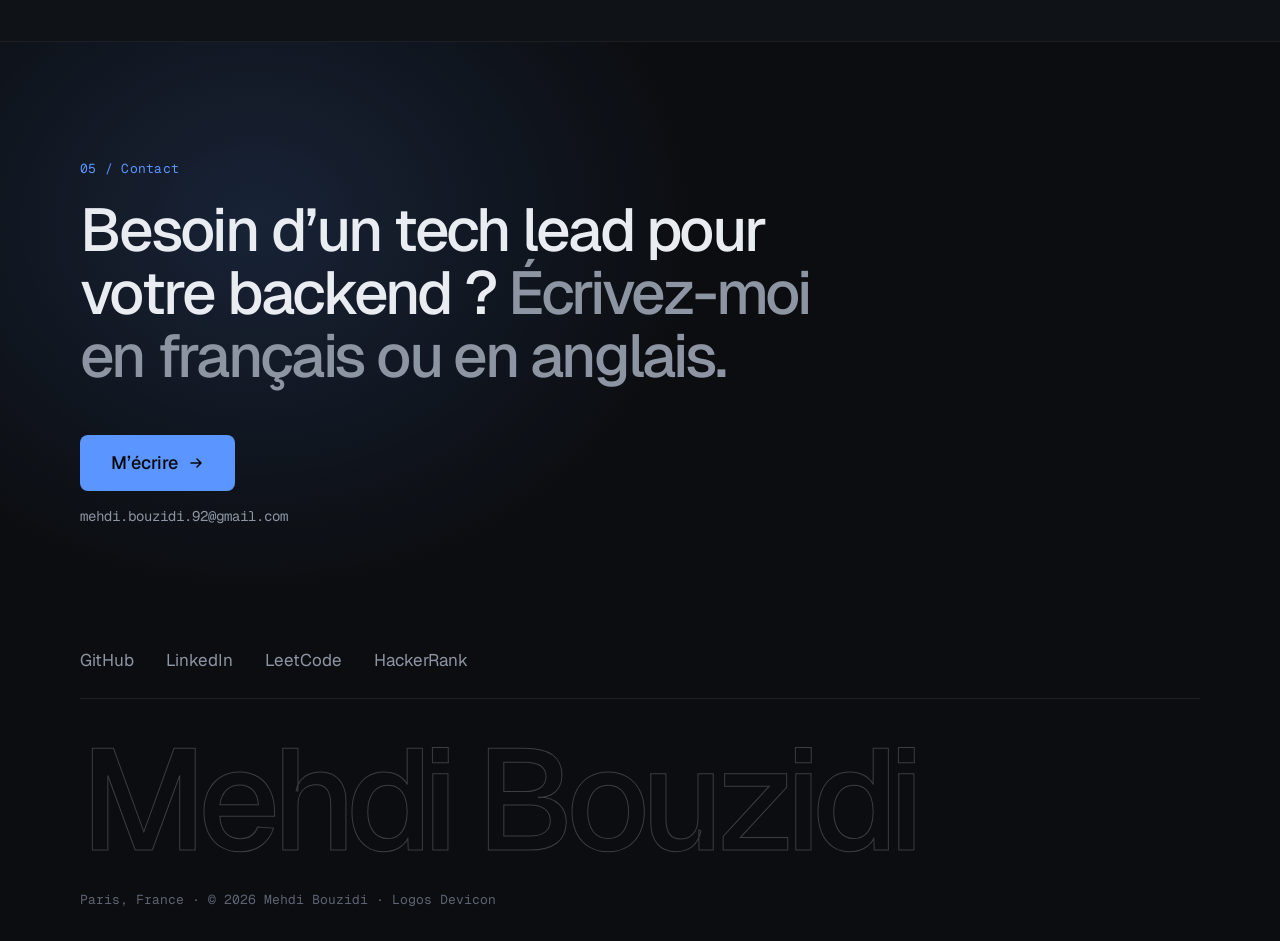
<file: fr/index.html>
<!DOCTYPE html>
<html lang="fr">
<head>
  <meta charset="UTF-8">
  <meta name="viewport" content="width=device-width, initial-scale=1, viewport-fit=cover">
  <title>Mehdi Bouzidi — Ingénieur Java senior et tech lead à Paris</title>
  <meta name="description" content="Mehdi Bouzidi, ingénieur logiciel senior chez Canal+ et ancien tech lead. Neuf ans de Java, Spring Boot et Kubernetes en production, en banque et médias.">
  <meta name="author" content="Mehdi Bouzidi">
  <meta name="robots" content="index, follow, max-image-preview:large">
  <link rel="canonical" href="https://mehdibouzidi.com/fr/">
  <link rel="alternate" hreflang="en" href="https://mehdibouzidi.com/">
  <link rel="alternate" hreflang="fr" href="https://mehdibouzidi.com/fr/">
  <link rel="alternate" hreflang="x-default" href="https://mehdibouzidi.com/">
  <meta name="theme-color" content="#0b0d10">
  <link rel="icon" href="/favicon.svg" type="image/svg+xml">
  <link rel="icon" href="/favicon-32.png" type="image/png" sizes="32x32">
  <link rel="apple-touch-icon" href="/apple-touch-icon.png">

  <!-- Share previews (LinkedIn, Slack, X, WhatsApp) -->
  <meta property="og:type" content="profile">
  <meta property="og:site_name" content="Mehdi Bouzidi">
  <meta property="og:locale" content="fr_FR">
  <meta property="og:locale:alternate" content="en_US">
  <meta property="og:url" content="https://mehdibouzidi.com/fr/">
  <meta property="og:title" content="Mehdi Bouzidi — Ingénieur Java senior et tech lead">
  <meta property="og:description" content="Je dirige des équipes backend Java, je conçois leurs systèmes et je garantis la stabilité de la production. Neuf ans à Paris : Société Générale, Banque de France, Canal+.">
  <meta property="og:image" content="https://mehdibouzidi.com/assets/share-fr.png">
  <meta property="og:image:width" content="1200">
  <meta property="og:image:height" content="630">
  <meta property="og:image:alt" content="Mehdi Bouzidi, ingénieur Java senior et tech lead à Paris">
  <meta property="profile:first_name" content="Mehdi">
  <meta property="profile:last_name" content="Bouzidi">
  <meta name="twitter:card" content="summary_large_image">
  <meta name="twitter:title" content="Mehdi Bouzidi — Ingénieur Java senior et tech lead">
  <meta name="twitter:description" content="Je dirige des équipes backend Java, je conçois leurs systèmes et je garantis la stabilité de la production.">
  <meta name="twitter:image" content="https://mehdibouzidi.com/assets/share-fr.png">

  <script type="application/ld+json">
{
  "@context": "https://schema.org",
  "@graph": [
    {
      "@type": "Person",
      "@id": "https://mehdibouzidi.com/#person",
      "name": "Mehdi Bouzidi",
      "url": "https://mehdibouzidi.com/",
      "image": "https://mehdibouzidi.com/assets/portrait.jpg",
      "jobTitle": "Ingénieur logiciel senior",
      "email": "mailto:mehdi.bouzidi.92@gmail.com",
      "address": {
        "@type": "PostalAddress",
        "addressLocality": "Paris",
        "addressCountry": "FR"
      },
      "alumniOf": {
        "@type": "CollegeOrUniversity",
        "name": "University of Science and Technology Houari Boumediene"
      },
      "knowsLanguage": [
        "en",
        "fr",
        "ar"
      ],
      "knowsAbout": [
        "Java",
        "Spring Boot",
        "Microservices",
        "Kubernetes",
        "Azure AKS",
        "AWS",
        "Terraform",
        "Jenkins",
        "CI/CD",
        "PostgreSQL",
        "Elasticsearch",
        "Grafana",
        "Observability",
        "Technical leadership",
        "LLM multi-agent systems"
      ],
      "sameAs": [
        "https://github.com/mehdibouzidi",
        "https://www.linkedin.com/in/mehdibouzidi/",
        "https://leetcode.com/u/mehdibouzidi/",
        "https://www.hackerrank.com/profile/mehdi_bouzidi_92"
      ],
      "worksFor": {
        "@type": "Organization",
        "name": "Canal+",
        "url": "https://www.canalplus.com/"
      }
    },
    {
      "@type": "ProfilePage",
      "@id": "https://mehdibouzidi.com/fr/#page",
      "url": "https://mehdibouzidi.com/fr/",
      "name": "Mehdi Bouzidi — Ingénieur Java senior et tech lead à Paris",
      "inLanguage": "fr",
      "mainEntity": {
        "@id": "https://mehdibouzidi.com/#person"
      }
    },
    {
      "@type": "WebSite",
      "@id": "https://mehdibouzidi.com/#site",
      "url": "https://mehdibouzidi.com/",
      "name": "Mehdi Bouzidi",
      "publisher": {
        "@id": "https://mehdibouzidi.com/#person"
      }
    },
    {
      "@type": "WebSite",
      "name": "myimmodz",
      "url": "https://myimmodz.com/",
      "description": "Annuaire public des projets immobiliers neufs des promoteurs privés en Algérie.",
      "creator": {
        "@id": "https://mehdibouzidi.com/#person"
      }
    },
    {
      "@type": "SoftwareApplication",
      "name": "Tasyir ERP",
      "url": "https://tasyirerp.com/",
      "applicationCategory": "BusinessApplication",
      "operatingSystem": "Web",
      "description": "ERP algérien pour la production, le stock, la comptabilité et la paie, avec déclarations G50, IRG et CNAS automatiques.",
      "creator": {
        "@id": "https://mehdibouzidi.com/#person"
      }
    },
    {
      "@type": "WebSite",
      "name": "El Afia Catering",
      "url": "https://www.elafiacatering.com/",
      "description": "Site d'un traiteur à Alger.",
      "creator": {
        "@id": "https://mehdibouzidi.com/#person"
      }
    }
  ]
}
  </script>

  <!-- Google Analytics -->
  <script async src="https://www.googletagmanager.com/gtag/js?id=G-M9YEFMYHX3"></script>
  <script>
    window.dataLayer = window.dataLayer || [];
    function gtag(){dataLayer.push(arguments);}
    gtag('js', new Date());
    gtag('config', 'G-M9YEFMYHX3');
  </script>
  <link rel="preconnect" href="https://fonts.googleapis.com">
  <link rel="preconnect" href="https://fonts.gstatic.com" crossorigin>
  <link rel="stylesheet" href="https://fonts.googleapis.com/css2?family=Geist+Mono:wght@400;500&family=Geist:wght@400;500&display=swap">
  <link rel="stylesheet" href="../style.css">
</head>
<body>
  <!-- Direction: dark technical. Near-black ground, off-white ink, one electric-blue accent.
       Type: Geist (display + text), Geist Mono for labels, dates and meta. Hero: type-led over a faint grid.
       Close: type close in a lit panel, wordmark set large. -->

  <header class="nav">
    <div class="wrap nav__row">
      <a class="skip-link" href="#top">Aller au contenu</a>
      <a class="logo" href="#top" aria-label="Mehdi Bouzidi, retour en haut">
        <span class="mark" aria-hidden="true">M</span>
        <span>Mehdi Bouzidi</span>
      </a>
      <nav class="nav__links" aria-label="Sections">
        <a class="link" href="#results">Résultats</a>
        <a class="link" href="#skills">Compétences</a>
        <a class="link" href="#experience">Parcours</a>
        <a class="link" href="#projects">Projets</a>
        <a class="link" href="#contact">Contact</a>
      </nav>
      <a class="lang" href="/" hreflang="en" lang="en" aria-label="Read in English">EN</a>
      <a class="btn btn--primary nav__btn" href="mailto:mehdi.bouzidi.92@gmail.com">M&rsquo;écrire</a>
    </div>
  </header>

  <main id="top">

    <!-- HERO -->
    <section class="hero" data-enter>
      <div class="hero__bg" aria-hidden="true"></div>
      <div class="wrap hero__grid">
        <div class="hero__text">
          <div class="hero__id">
            <figure class="hero__photo">
              <img src="../assets/portrait.jpg" width="960" height="1200" alt="Portrait de Mehdi Bouzidi" fetchpriority="high" decoding="async">
            </figure>
            <p class="hero__notice"><span class="status" aria-hidden="true"></span>Ingénieur<span class="hide-phone"> logiciel</span> senior &middot; Canal+<span class="hide-phone"> &middot; Paris</span></p>
          </div>
          <h1>Je dirige des équipes backend Java, je conçois leurs systèmes et je garantis la stabilité de la production.</h1>
          <p class="hero__lead">Je suis Mehdi Bouzidi. Depuis neuf ans, je construis des systèmes backend pour la Société Générale, la Banque de France et Canal+. Ma dernière chaîne CI/CD a fait passer les déploiements de trois jours à une heure.</p>
          <div class="btn-row">
            <a class="btn btn--primary" href="mailto:mehdi.bouzidi.92@gmail.com">M&rsquo;écrire
              <svg class="m-arrow" viewBox="0 0 16 16" aria-hidden="true"><path d="M3 8h10M9 4l4 4-4 4" fill="none" stroke="currentColor" stroke-width="1.6" stroke-linecap="round" stroke-linejoin="round"/></svg>
            </a>
            <a class="btn btn--secondary" href="https://www.linkedin.com/in/mehdibouzidi/" target="_blank" rel="me noopener">Voir mon profil LinkedIn</a>
          </div>
          <div class="clients">
            <p class="clients__label">Entreprises pour lesquelles j&rsquo;ai développé</p>
            <ul class="clients__row">
              <li class="clients__mark"><img src="../assets/clients/meritis-mark.png" alt="" width="192" height="192" class="clients__meritis"><span class="clients__name">Meritis</span></li>
              <li><img src="../assets/clients/societe-generale.svg" alt="Société Générale" width="148" height="40"></li>
              <!-- Banque de France: logo file still to come, name set as text for now -->
              <li class="clients__name">Banque de France</li>
              <li><img src="../assets/clients/canal-plus.svg" alt="Canal+" width="110" height="28" class="clients__canal"></li>
              <li><img src="../assets/clients/sonelgaz.png" alt="Sonelgaz" width="35" height="48" class="clients__sonelgaz"></li>
              <!-- Intellix Web: logo file still to come, name set as text for now -->
              <li class="clients__name">Intellix Web</li>
              <li><img src="../assets/clients/elafia-catering.png" alt="El Afia Catering" width="757" height="111" class="clients__elafia"></li>
            </ul>
          </div>
        </div>
      </div>
    </section>

    <!-- RESULTS -->
    <section class="section" id="results">
      <div class="wrap">
        <p class="eyebrow">01 / Résultats</p>
        <h2>Des résultats en production. <span class="muted">Mesurés avant et après, sur des systèmes réels.</span></h2>
        <div class="stats">
          <article class="card stat">
            <p class="stat__figure">3&nbsp;jours <span class="stat__arrow" aria-hidden="true">&rarr;</span> 1&nbsp;h</p>
            <p class="stat__text">Temps de déploiement sur AKS, après la mise en place de la chaîne Jenkins, Terraform et Kubernetes.</p>
            <p class="stat__meta">Societe Generale</p>
          </article>
          <article class="card stat">
            <p class="stat__figure">3&times;</p>
            <p class="stat__text">Des appels entre services plus rapides, en réduisant la latence et en repensant leurs échanges.</p>
            <p class="stat__meta">Societe Generale</p>
          </article>
          <article class="card stat">
            <p class="stat__figure">4&times;</p>
            <p class="stat__text">Des requêtes SQL plus rapides sur PostgreSQL, grâce à l&rsquo;indexation et au sharding des tables.</p>
            <p class="stat__meta">Societe Generale</p>
          </article>
          <article class="card stat">
            <p class="stat__figure">&minus;60&nbsp;%</p>
            <p class="stat__text">Des rapports PDF plus légers, qui ont libéré l&rsquo;essentiel du stockage qu&rsquo;ils occupaient en base.</p>
            <p class="stat__meta">Banque de France</p>
          </article>
        </div>
      </div>
    </section>

    <!-- SKILLS -->
    <section class="section section--alt" id="skills">
      <div class="wrap">
        <p class="eyebrow">02 / Compétences</p>
        <h2>Compétences. <span class="muted">Du service Java au cluster qui le fait tourner.</span></h2>
        <div class="skills">
          <article class="card skill">
            <h3>Langages et frameworks</h3>
            <ul class="tools">
              <li><img src="../assets/icons/java-original.svg" alt="" width="24" height="24">Java 8 à 21</li>
              <li><img src="../assets/icons/spring-original.svg" alt="" width="24" height="24">Spring Boot</li>
              <li><img src="../assets/icons/apache-original.svg" alt="" width="24" height="24">Apache Camel</li>
              <li><img src="../assets/icons/react-original.svg" alt="" width="24" height="24">React</li>
              <li><img src="../assets/icons/angularjs-original.svg" alt="" width="24" height="24">AngularJS</li>
            </ul>
          </article>
          <article class="card skill">
            <h3>Cloud et livraison</h3>
            <ul class="tools">
              <li><img src="../assets/icons/azure-original.svg" alt="" width="24" height="24">Azure et AKS</li>
              <li><img src="../assets/icons/amazonwebservices-original-wordmark.svg" alt="" width="24" height="24">AWS</li>
              <li><img src="../assets/icons/kubernetes-original.svg" alt="" width="24" height="24">Kubernetes</li>
              <li><img src="../assets/icons/terraform-original.svg" alt="" width="24" height="24">Terraform</li>
              <li><img src="../assets/icons/jenkins-original.svg" alt="" width="24" height="24">Jenkins et CI/CD</li>
            </ul>
          </article>
          <article class="card skill">
            <h3>Données et observabilité</h3>
            <ul class="tools">
              <li><img src="../assets/icons/postgresql-original.svg" alt="" width="24" height="24">PostgreSQL</li>
              <li><img src="../assets/icons/elasticsearch-original.svg" alt="" width="24" height="24">Elasticsearch</li>
              <li><img src="../assets/icons/grafana-original.svg" alt="" width="24" height="24">Grafana</li>
              <li><img src="../assets/icons/apache-original.svg" alt="" width="24" height="24">Tests de charge JMeter</li>
            </ul>
          </article>
          <article class="card skill">
            <h3>Management d&rsquo;équipe</h3>
            <ul class="tools tools--plain">
              <li>Trois équipes entre la France et l&rsquo;Inde</li>
              <li>Recrutement et intégration</li>
              <li>Conception de microservices</li>
              <li>Revue de code</li>
              <li>Mentorat</li>
            </ul>
          </article>
        </div>
      </div>
    </section>

    <!-- EXPERIENCE -->
    <section class="section" id="experience" style="--h: 2">
      <div class="wrap">
        <p class="eyebrow">03 / Parcours</p>
        <h2>Parcours. <span class="muted">Neuf ans entre banque, médias et énergie.</span></h2>
        <ol class="jobs">
          <li class="job">
            <div class="job__head">
              <p class="job__date">2026 &ndash; aujourd&rsquo;hui</p>
              <h3>Ingénieur logiciel senior</h3>
              <p class="job__org">Canal+, Paris</p>
            </div>
            <div class="job__body">
              <ul>
                <li>Je travaille sur les systèmes de facturation de Canal+.</li>
              </ul>
            </div>
          </li>
          <li class="job">
            <div class="job__head">
              <p class="job__date">2023 &ndash; 2026</p>
              <h3>Tech lead DevOps</h3>
              <p class="job__org">Société Générale, Paris</p>
            </div>
            <div class="job__body">
              <ul>
                <li>Encadrement de trois équipes pluridisciplinaires en France et en Inde, et refonte du recrutement et de l&rsquo;intégration.</li>
                <li>Travail avec les équipes métier et produit pour aligner les livraisons sur les besoins réels.</li>
                <li>Conception de fonctionnalités clés reposant sur des échanges synchrones et asynchrones.</li>
                <li>Mise en place du CI/CD et des déploiements AKS avec Jenkins, Terraform et Kubernetes : de trois jours à une heure.</li>
                <li>Observabilité avec Grafana et Elasticsearch, et tests de charge JMeter avant chaque mise en production.</li>
                <li>Appels entre services trois fois plus rapides et requêtes SQL quatre fois plus rapides.</li>
              </ul>
              <p class="job__stack">Java 21, Azure, AKS, Kubernetes, Terraform, Jenkins, Grafana, Elasticsearch, JMeter, SQL</p>
            </div>
          </li>
          <li class="job">
            <div class="job__head">
              <p class="job__date">2021 &ndash; 2023</p>
              <h3>Ingénieur logiciel senior</h3>
              <p class="job__org">Banque de France, Paris</p>
            </div>
            <div class="job__body">
              <ul>
                <li>Conception, développement et maintenance de services web REST et de leurs tests unitaires.</li>
                <li>Taille des PDF générés réduite de 60&nbsp;%, ce qui a libéré le stockage occupé par les rapports.</li>
                <li>Ajout d&rsquo;un cache côté front pour que les écrans s&rsquo;affichent plus vite.</li>
                <li>Présentation des solutions techniques au client et revues de code.</li>
              </ul>
              <p class="job__stack">Java, REST, tests unitaires, AngularJS</p>
            </div>
          </li>
          <li class="job">
            <div class="job__head">
              <p class="job__date">2019 &ndash; 2021</p>
              <h3>Ingénieur logiciel</h3>
              <p class="job__org">Canal+, Paris</p>
            </div>
            <div class="job__body">
              <ul>
                <li>Services REST pour le paiement sécurisé et l&rsquo;espace distributeurs.</li>
                <li>Intégration de prestataires de paiement externes dans le parcours de transaction.</li>
                <li>Chaînes Jenkins et déploiements sur AWS.</li>
                <li>Refonte de l&rsquo;architecture pour une maintenance plus simple et de meilleures performances.</li>
              </ul>
              <p class="job__stack">Java 8 et 11, Spring Boot, Apache Camel, AWS, PostgreSQL, React</p>
            </div>
          </li>
          <li class="job">
            <div class="job__head">
              <p class="job__date">2017 &ndash; 2019</p>
              <h3>Ingénieur logiciel</h3>
              <p class="job__org">ELIT, groupe Sonelgaz</p>
            </div>
            <div class="job__body">
              <ul>
                <li>Développement du module RH de l&rsquo;ERP de Sonelgaz : paie, gestion des temps, absences, carrières et dossiers administratifs.</li>
                <li>Participation à la conception générale du module de paie et développement de ses données de base.</li>
                <li>Conception et développement du module de comptabilité de la paie.</li>
                <li>Équipe de 20 développeurs répartis en six petites équipes.</li>
              </ul>
              <p class="job__stack">Java 7 et 8, Java EE, JSF, PrimeFaces, PostgreSQL, Maven</p>
            </div>
          </li>
          <li class="job">
            <div class="job__head">
              <p class="job__date">2016 &ndash; 2017</p>
              <h3>Développeur et chef de projet</h3>
              <p class="job__org">Intellix Web</p>
            </div>
            <div class="job__body">
              <ul>
                <li>Conception et développement d&rsquo;une plateforme de livraison de colis : réception, dispatch, livraison, retours, finance et tableau de bord.</li>
                <li>Encadrement de deux développeurs, validation des spécifications et estimation des coûts.</li>
                <li>Négociation avec le client et suivi de la qualité des livraisons.</li>
              </ul>
              <p class="job__stack">PHP, CakePHP, JavaScript, jQuery, MySQL, Google Maps API</p>
            </div>
          </li>
          <li class="job">
            <div class="job__head">
              <p class="job__date">2011 &ndash; 2016</p>
              <h3>Master en mathématiques appliquées</h3>
              <p class="job__org">USTHB, Alger</p>
            </div>
            <div class="job__body">
              <ul>
                <li>Vice-président du club étudiant de recherche opérationnelle.</li>
                <li>Parle anglais, français et arabe.</li>
              </ul>
            </div>
          </li>
        </ol>
      </div>
    </section>

    <!-- PROJECTS -->
    <section class="section section--alt" id="projects">
      <div class="wrap">
        <p class="eyebrow">04 / Projets</p>
        <h2 class="h2--wide">Projets. <span class="muted">Internes, personnels et pour des clients.</span></h2>
        <div class="projects">
          <article class="card project project--internal">
            <div class="project__shot project__shot--static">
              <span class="browser" aria-hidden="true"><span></span><span></span><span></span><span class="browser__url">Outil interne &middot; non public</span></span>
              <!-- No public screenshot: the panel shows how the content agents hand work to each other. -->
              <div class="flow" role="img" aria-label="Un brief de formation passe par trois agents IA, recherche, qualité et pédagogie, et ressort en cours SCORM">
                <span class="flow__node">Brief</span>
                <span class="flow__line" aria-hidden="true"></span>
                <span class="flow__group">
                  <span class="flow__label">Agents IA</span>
                  <span class="flow__node flow__node--agent">Recherche</span>
                  <span class="flow__node flow__node--agent">Qualité</span>
                  <span class="flow__node flow__node--agent">Pédagogie</span>
                </span>
                <span class="flow__line" aria-hidden="true"></span>
                <span class="flow__node flow__node--out">Cours SCORM</span>
              </div>
            </div>
            <div class="project__text">
              <p class="project__meta"><span class="tag tag--internal">Projet interne</span>Pour Meritis &middot; Paris &middot; 2026</p>
              <h3>Meritis Academy</h3>
              <p>Une plateforme e-learning IA pour les collaborateurs de Meritis. En tant que tech lead, j&rsquo;ai conçu la chaîne multi-agents LLM qui rédige et vérifie les cours, et piloté 12 développeurs livrant deux à trois fonctionnalités par jour. Le MVP a été validé par la direction générale.</p>
              <p class="project__link project__link--muted">Microsoft SSO &middot; SCORM &middot; GitHub Actions &middot; Azure</p>
            </div>
          </article>
          <article class="card project project--platform">
            <a class="project__shot" href="https://tasyirerp.com/" target="_blank" rel="noopener" aria-label="Ouvrir tasyirerp.com">
              <span class="browser" aria-hidden="true"><span></span><span></span><span></span><span class="browser__url">https://tasyirerp.com</span></span>
              <img src="../assets/projects/tasyir-erp.jpg" width="1680" height="1050" alt="Page d&rsquo;accueil de Tasyir ERP, un ERP algérien pour la production et la paie" loading="lazy">
            </a>
            <div class="project__text">
              <p class="project__meta"><span class="tag tag--platform">Plateforme</span>ERP &middot; Compte déjà un client</p>
              <h3>Tasyir ERP</h3>
              <p>Un ERP algérien pour les entreprises qui fabriquent : production, achats, stock, comptabilité et paie dans un seul logiciel. La G50, l&rsquo;IRG, la CNAS et les fiches de paie sont générées automatiquement. El Afia Catering l&rsquo;utilise depuis plus d&rsquo;un an.</p>
              <p class="project__link"><a class="link" href="https://tasyirerp.com/" target="_blank" rel="noopener">tasyirerp.com <span aria-hidden="true">&nearr;</span></a></p>
            </div>
          </article>
          <article class="card project project--platform">
            <a class="project__shot" href="https://myimmodz.com/" target="_blank" rel="noopener" aria-label="Ouvrir myimmodz.com">
              <span class="browser" aria-hidden="true"><span></span><span></span><span></span><span class="browser__url">https://myimmodz.com</span></span>
              <img src="../assets/projects/myimmodz.jpg" width="1680" height="1050" alt="Page d&rsquo;accueil de myimmodz, avec un panneau de recherche sur une vue d&rsquo;Alger" loading="lazy">
            </a>
            <div class="project__text">
              <p class="project__meta"><span class="tag tag--platform">Plateforme</span>Mon produit &middot; Algérie</p>
              <h3>myimmodz</h3>
              <p>Un annuaire public et gratuit des projets immobiliers neufs en Algérie : les promoteurs privés et leurs résidences sur une seule carte, en français et en arabe. Chaque information renvoie à sa source publique.</p>
              <p class="project__link"><a class="link" href="https://myimmodz.com/" target="_blank" rel="noopener">myimmodz.com <span aria-hidden="true">&nearr;</span></a></p>
            </div>
          </article>
          <article class="card project project--client">
            <a class="project__shot" href="https://www.elafiacatering.com/" target="_blank" rel="noopener" aria-label="Ouvrir elafiacatering.com">
              <span class="browser" aria-hidden="true"><span></span><span></span><span></span><span class="browser__url">https://www.elafiacatering.com</span></span>
              <img src="../assets/projects/elafia-catering.jpg" width="1680" height="1050" alt="Page d&rsquo;accueil du site El Afia Catering" loading="lazy">
            </a>
            <div class="project__text">
              <p class="project__meta"><span class="tag tag--client">Site client</span>Pour El Afia &middot; Alger</p>
              <h3>El Afia Catering</h3>
              <p>Le site d&rsquo;un traiteur algérois qui prépare 5&nbsp;000 repas par jour pour des cantines d&rsquo;entreprise, des bases de vie, des buffets et des mariages. Il présente les prestations, les cuisines et la cheffe, et transforme les visites en demandes de devis.</p>
              <p class="project__link"><a class="link" href="https://www.elafiacatering.com/" target="_blank" rel="noopener">elafiacatering.com <span aria-hidden="true">&nearr;</span></a></p>
            </div>
          </article>
        </div>
      </div>
    </section>

  </main>

  <!-- CLOSE + FOOTER -->
  <footer class="closing" id="contact">
    <div class="wrap closing__grid">
      <div class="close">
        <p class="eyebrow">05 / Contact</p>
        <h2>Besoin d&rsquo;un tech lead pour votre backend&nbsp;? <span class="muted">Écrivez-moi en français ou en anglais.</span></h2>
        <div class="btn-row">
          <a class="btn btn--primary btn--xl" href="mailto:mehdi.bouzidi.92@gmail.com">M&rsquo;écrire
            <svg class="m-arrow" viewBox="0 0 16 16" aria-hidden="true"><path d="M3 8h10M9 4l4 4-4 4" fill="none" stroke="currentColor" stroke-width="1.6" stroke-linecap="round" stroke-linejoin="round"/></svg>
          </a>
        </div>
        <p class="close__mail">mehdi.bouzidi.92@gmail.com</p>
      </div>
      <div class="foot">
        <ul class="foot__links">
          <li><a class="link" href="https://github.com/mehdibouzidi" target="_blank" rel="me noopener">GitHub</a></li>
          <li><a class="link" href="https://www.linkedin.com/in/mehdibouzidi/" target="_blank" rel="me noopener">LinkedIn</a></li>
          <li><a class="link" href="https://leetcode.com/u/mehdibouzidi/" target="_blank" rel="me noopener">LeetCode</a></li>
          <li><a class="link" href="https://www.hackerrank.com/profile/mehdi_bouzidi_92" target="_blank" rel="me noopener">HackerRank</a></li>
        </ul>
        <p class="wordmark" aria-hidden="true">Mehdi Bouzidi</p>
        <p class="legal">Paris, France &middot; &copy; 2026 Mehdi Bouzidi &middot; Logos Devicon</p>
      </div>
    </div>
  </footer>
</body>
</html>
</file>
<file: style.css>
/* ── Tokens ──────────────────────────────────────────────── */
:root {
  /* colour: near-black ground, off-white ink, one electric-blue accent */
  --g-main: #0b0d10;
  --g-alt: #0f1216;
  --surface: #13171c;
  --surface-2: #181d23;
  --ink: #e9ecf1;
  --muted: #8d95a3;
  --faint: #5d6573;
  --line: rgba(233, 236, 241, .08);
  --line-strong: rgba(233, 236, 241, .16);
  --action: #5b95ff;
  --action-hover: #7eacff;
  --action-ink: #07090c;
  --glow: rgba(91, 149, 255, .16);
  --client: #f2b84b;
  --internal: #3ddc84;

  /* type */
  --f-display: "Geist", ui-sans-serif, system-ui, sans-serif;
  --f-mono: "Geist Mono", ui-monospace, monospace;
  --t-h1: clamp(40px, 3.3vw + 24px, 72px);
  --t-h2: clamp(30px, 1.7vw + 23px, 48px);
  --t-h3: 20px;
  --t-lead: clamp(18px, .3vw + 17px, 20px);
  --t-stat: clamp(34px, 1vw + 26px, 44px);
  --t-body: 16px;
  --t-small: 14px;
  --t-label: 13px;

  /* rhythm */
  --nav: 72px;
  --padt: 120px;
  --padb: 72px;
  --gut: 80px;
  --s-3: 12px; --s-4: 16px; --s-5: 24px; --s-6: 32px; --s-7: 48px; --s-8: 64px;

  /* radius (sharp: developer tools) */
  --r-lg: 12px;
  --r-md: 10px;
  --r-btn: 8px;
  --btn-h: 44px;

  --ease: cubic-bezier(.2, .7, .2, 1);
  color-scheme: dark;
}

@media (max-width: 1023px) { :root { --gut: 48px; } }
@media (max-width: 639px) {
  :root { --nav: 56px; --padt: 96px; --padb: 48px; --gut: 24px; }
}

/* ── Base ────────────────────────────────────────────────── */
*, *::before, *::after { box-sizing: border-box; }
html, body { margin: 0; }
html { scroll-behavior: auto; -webkit-text-size-adjust: 100%; }

body {
  background: var(--g-main);
  color: var(--ink);
  font: 400 var(--t-body)/1.65 var(--f-display);
  -webkit-font-smoothing: antialiased;
}

h1, h2, h3, p, ul, ol, figure { margin: 0; padding: 0; }
ul, ol { list-style: none; }
img { display: block; max-width: 100%; height: auto; }

h1, h2 {
  font-weight: 500;
  line-height: 1.04;
  letter-spacing: -0.045em;
  text-wrap: balance;
}
h1 { font-size: var(--t-h1); }
h2 { font-size: var(--t-h2); max-width: 22ch; }
.h2--wide { max-width: none; }
h3 { font-size: var(--t-h3); font-weight: 500; letter-spacing: -0.015em; line-height: 1.3; }
.muted { color: var(--muted); }

.wrap {
  width: min(100% - 2 * var(--gut), 1280px);
  margin-inline: auto;
}

::selection { background: var(--action); color: var(--action-ink); }

:focus-visible {
  outline: 2px solid var(--action);
  outline-offset: 3px;
  border-radius: 4px;
}

.skip-link {
  position: absolute;
  left: var(--gut);
  top: -100px;
  z-index: 20;
  background: var(--ink);
  color: var(--g-main);
  padding: 10px 16px;
  border-radius: var(--r-btn);
  text-decoration: none;
}
.skip-link:focus { top: 12px; }

/* section label, mono */
.eyebrow {
  font: 400 var(--t-label)/1 var(--f-mono);
  color: var(--action);
  letter-spacing: .02em;
  margin-bottom: var(--s-5);
}

/* ── Links and buttons (one link look, one button pair) ───── */
.link {
  color: inherit;
  text-decoration: none;
  background: linear-gradient(currentColor, currentColor) 0 100% / 0 1px no-repeat;
  transition: background-size .3s var(--ease), color .2s;
  padding-bottom: 2px;
}
.link:hover { background-size: 100% 1px; }
.nav__links .link:hover, .foot__links .link:hover { color: var(--ink); }

.btn-row { display: flex; flex-wrap: wrap; gap: var(--s-3); }

.btn {
  display: inline-flex;
  align-items: center;
  justify-content: center;
  gap: 10px;
  min-height: var(--btn-h);
  padding: 0 22px;
  border-radius: var(--r-btn);
  border: 1px solid transparent;
  font: 500 16px/1 var(--f-display);
  text-decoration: none;
  white-space: nowrap;
  transition: transform .18s var(--ease), background-color .18s, border-color .18s, box-shadow .18s;
}
.btn:hover { transform: translateY(-1px); }
.btn:active { transform: translateY(0) scale(.98); }

.btn--primary { background: var(--action); color: var(--action-ink); }
.btn--primary:hover { background: var(--action-hover); box-shadow: 0 0 0 4px var(--glow); }
.btn--secondary { border-color: var(--line-strong); color: var(--ink); background: rgba(233, 236, 241, .02); }
.btn--secondary:hover { border-color: rgba(233, 236, 241, .4); }

.m-arrow { width: 16px; height: 16px; transition: transform .25s var(--ease); }
.btn:hover .m-arrow { transform: translateX(3px); }

.btn--xl { min-height: 56px; padding: 0 30px; font-size: 18px; }

/* ── Header ──────────────────────────────────────────────── */
.nav {
  position: fixed;
  inset: 0 0 auto;
  height: var(--nav);
  background: var(--g-main);
  border-bottom: 1px solid var(--line);
  z-index: 10;
}
.nav__row {
  height: 100%;
  display: flex;
  align-items: center;
  gap: var(--s-6);
}
.logo {
  display: inline-flex;
  align-items: center;
  gap: 10px;
  color: var(--ink);
  text-decoration: none;
  font-size: 18px;
  font-weight: 500;
  letter-spacing: -0.02em;
  margin-right: auto;
}
.mark {
  display: grid;
  place-items: center;
  width: 28px;
  height: 28px;
  border-radius: 7px;
  background: var(--action);
  color: var(--action-ink);
  font: 500 15px/1 var(--f-mono);
}
.nav__links { display: flex; gap: var(--s-6); font-size: 15px; color: var(--muted); }
.nav__btn { min-height: 40px; padding: 0 16px; font-size: 15px; }
.lang {
  display: inline-grid;
  place-items: center;
  min-width: 40px;
  min-height: 40px;
  padding: 0 10px;
  margin-right: calc(var(--s-3) - var(--s-6));
  border: 1px solid var(--line-strong);
  border-radius: var(--r-btn);
  font: 500 13px/1 var(--f-mono);
  color: var(--muted);
  text-decoration: none;
  transition: color .2s, border-color .2s;
}
.lang:hover { color: var(--ink); border-color: rgba(233, 236, 241, .4); }

/* ── Sections ────────────────────────────────────────────── */
main > section {
  min-height: calc(var(--h, 1) * 100svh);
  padding: var(--padt) 0 var(--padb);
  border-top: 1px solid var(--line);
}
main > section.hero { border-top: 0; }
.section--alt { background: var(--g-alt); }
.section h2 { margin-bottom: var(--s-7); }

/* ── Hero ────────────────────────────────────────────────── */
.hero {
  position: relative;
  min-height: 100svh;
  padding: calc(var(--nav) + 48px) 0 64px !important;
  display: flex;
  overflow: hidden;
}
.hero__bg {
  position: absolute;
  inset: 0;
  background:
    radial-gradient(60% 55% at 78% 30%, var(--glow), transparent 70%),
    linear-gradient(var(--line) 1px, transparent 1px) 0 0 / 64px 64px,
    linear-gradient(90deg, var(--line) 1px, transparent 1px) 0 0 / 64px 64px;
  -webkit-mask-image: radial-gradient(90% 80% at 70% 35%, #000 30%, transparent 85%);
          mask-image: radial-gradient(90% 80% at 70% 35%, #000 30%, transparent 85%);
  pointer-events: none;
}
.hero__grid {
  position: relative;
  z-index: 1;
  display: grid;
  grid-template-columns: repeat(12, 1fr);
  column-gap: 24px;
}
.hero__text { grid-column: 1 / span 11; align-self: center; }

.hero__id { display: flex; align-items: center; gap: var(--s-4); margin-bottom: var(--s-6); }
.hero__photo {
  flex: none;
  width: 56px;
  height: 56px;
  border-radius: 50%;
  overflow: hidden;
  background: var(--surface);
  box-shadow: 0 0 0 1px var(--line-strong);
}
.hero__photo img { width: 100%; height: 100%; object-fit: cover; object-position: center 30%; }
.hero__notice {
  display: inline-flex;
  align-items: center;
  gap: 10px;
  padding: 6px 12px;
  border: 1px solid var(--line-strong);
  border-radius: 999px;
  font: 400 var(--t-label)/1.2 var(--f-mono);
  color: var(--muted);
  background: rgba(233, 236, 241, .02);
}
.status {
  width: 7px;
  height: 7px;
  border-radius: 50%;
  background: #3ddc84;
  box-shadow: 0 0 0 3px rgba(61, 220, 132, .15);
}
.hero h1 { max-width: 21ch; }
.hero__lead {
  font-size: var(--t-lead);
  line-height: 1.6;
  color: var(--muted);
  max-width: 36em;
  margin: var(--s-5) 0 var(--s-6);
}

/* client logos: one height, set in the ink so they read on the dark ground */
.clients { margin-top: var(--s-7); padding-top: var(--s-5); border-top: 1px solid var(--line); max-width: 1060px; }
.clients__label { font: 400 var(--t-label)/1.2 var(--f-mono); color: var(--faint); margin-bottom: var(--s-4); }
.clients__row { display: flex; flex-wrap: wrap; align-items: center; gap: var(--s-4) 40px; }
.clients__row li { display: flex; align-items: center; height: 48px; color: var(--muted); transition: color .25s; }
.clients__row img {
  height: 26px;
  width: auto;
  filter: grayscale(1) invert(1) brightness(1.15);
  opacity: .72;
  transition: opacity .25s, transform .25s var(--ease);
}
.clients__row li:hover img { opacity: 1; transform: translateY(-2px); }
.clients__row li:hover { color: var(--ink); }
.clients__row .clients__canal { height: 22px; }
.clients__row .clients__sonelgaz { height: 42px; }
.clients__row .clients__elafia { height: 32px; }
.clients__mark { gap: 10px; }
.clients__row .clients__meritis { height: 30px; }
.clients__name { font-size: 18px; font-weight: 500; letter-spacing: -0.02em; white-space: nowrap; }

/* the hero enters once on load */
@keyframes enter { from { opacity: 0; transform: translateY(14px); } to { opacity: 1; transform: none; } }
@keyframes fade { from { opacity: 0; } to { opacity: 1; } }
[data-enter] h1,
[data-enter] .hero__lead,
[data-enter] .btn-row,
[data-enter] .clients,
[data-enter] .hero__id { animation: enter .8s var(--ease) both; }
[data-enter] h1 { animation-delay: .06s; }
[data-enter] .hero__lead { animation-delay: .14s; }
[data-enter] .btn-row { animation-delay: .22s; }
[data-enter] .clients { animation-delay: .3s; }
[data-enter] .hero__bg { animation: fade 1.6s ease both; }

/* ── Cards (one recipe) ──────────────────────────────────── */
.card {
  background: var(--surface);
  border: 1px solid var(--line);
  border-radius: var(--r-lg);
  padding: var(--s-6);
  transition: border-color .25s, transform .25s var(--ease);
}
.card:hover { border-color: var(--line-strong); }

/* Results */
.stats {
  display: grid;
  grid-template-columns: repeat(4, 1fr);
  gap: 16px;
}
.stat { display: flex; flex-direction: column; min-height: 320px; position: relative; overflow: hidden; }
.stat::before {
  content: "";
  position: absolute;
  inset: 0 0 auto;
  height: 1px;
  background: linear-gradient(90deg, transparent, var(--action), transparent);
  opacity: 0;
  transition: opacity .3s;
}
.stat:hover::before { opacity: .8; }
.stat__figure {
  font-size: var(--t-stat);
  font-weight: 500;
  line-height: 1;
  letter-spacing: -0.045em;
  white-space: nowrap;
}
.stat__arrow { color: var(--action); }
.stat__text { margin-top: auto; padding-top: var(--s-7); color: var(--muted); }
.stat__meta {
  margin-top: var(--s-4);
  padding-top: var(--s-4);
  border-top: 1px solid var(--line);
  font: 400 var(--t-label)/1.4 var(--f-mono);
  color: var(--faint);
}

/* Skills */
.skills {
  display: grid;
  grid-template-columns: repeat(4, 1fr);
  gap: 16px;
}
.skill h3 { margin-bottom: var(--s-5); font-size: 17px; }
.tools { display: flex; flex-direction: column; }
.tools li {
  display: flex;
  align-items: center;
  gap: 12px;
  padding: 10px 0;
  border-top: 1px solid var(--line);
  color: var(--muted);
  transition: color .2s;
}
.tools li:hover { color: var(--ink); }
/* real logos keep their colours: each sits on a light tile so dark marks still read */
.tools img {
  width: 30px;
  height: 30px;
  padding: 5px;
  border-radius: 7px;
  background: #eef1f5;
  object-fit: contain;
  flex: none;
}
.tools--plain li { min-height: 51px; gap: 0; }
.tools--plain li::before {
  content: "";
  width: 6px;
  height: 6px;
  border-radius: 50%;
  background: var(--action);
  flex: none;
  margin-right: 12px;
}

/* Experience */
.jobs { border-bottom: 1px solid var(--line); }
.job {
  display: grid;
  grid-template-columns: repeat(12, 1fr);
  column-gap: 24px;
  padding: var(--s-6) 0;
  border-top: 1px solid var(--line);
}
.job__head { grid-column: 1 / span 4; }
.job__body { grid-column: 6 / span 7; }
.job__date {
  font: 400 var(--t-label)/1.4 var(--f-mono);
  color: var(--action);
  margin-bottom: var(--s-3);
}
.job__org { color: var(--muted); margin-top: 4px; }
.job__body ul { display: flex; flex-direction: column; gap: 8px; }
.job__body li { position: relative; padding-left: 22px; max-width: 62ch; color: #c3c9d3; }
.job__body li::before {
  content: "";
  position: absolute;
  left: 0;
  top: .7em;
  width: 6px;
  height: 6px;
  border-right: 1.5px solid var(--action);
  border-top: 1.5px solid var(--action);
  transform: rotate(45deg);
}
.job__stack {
  margin-top: var(--s-4);
  font: 400 var(--t-label)/1.7 var(--f-mono);
  color: var(--faint);
}

/* Projects */
.projects { display: grid; grid-template-columns: repeat(2, 1fr); gap: 16px; }
.project { display: flex; flex-direction: column; padding: 0; overflow: hidden; }
.project__text { display: flex; flex-direction: column; gap: var(--s-3); padding: var(--s-5) var(--s-6); flex: 1; }
.project__text h3 { font-size: 26px; font-weight: 500; letter-spacing: -0.035em; }
.project__text p:not(.project__meta):not(.project__link) { color: var(--muted); }
.project__meta { display: flex; flex-wrap: wrap; align-items: center; gap: 10px; font: 400 var(--t-label)/1.4 var(--f-mono); color: var(--faint); }
.tag {
  display: inline-flex;
  align-items: center;
  gap: 8px;
  padding: 4px 10px;
  border-radius: 999px;
  font: 500 var(--t-label)/1.2 var(--f-mono);
  border: 1px solid currentColor;
}
.tag::before { content: ""; width: 6px; height: 6px; border-radius: 50%; background: currentColor; }
.tag--platform { color: var(--action); background: rgba(91, 149, 255, .08); }
.tag--client { color: var(--client); background: rgba(242, 184, 75, .08); }
.tag--internal { color: var(--internal); background: rgba(61, 220, 132, .08); }
.project__text .project__link--muted { font-weight: 400; font-size: 13px; color: var(--faint); }

/* the internal project has no public page: a flow panel stands in for the screenshot */
.project__shot--static { cursor: default; }
.flow {
  aspect-ratio: 2.15 / 1;
  display: flex;
  align-items: center;
  justify-content: center;
  gap: 0;
  padding: 0 28px;
  background:
    radial-gradient(60% 80% at 50% 50%, rgba(61, 220, 132, .08), transparent 70%),
    linear-gradient(var(--line) 1px, transparent 1px) 0 0 / 24px 24px,
    linear-gradient(90deg, var(--line) 1px, transparent 1px) 0 0 / 24px 24px,
    var(--g-main);
}
.flow__node {
  flex: none;
  padding: 7px 9px;
  border: 1px solid var(--line-strong);
  border-radius: 6px;
  background: var(--surface);
  font: 400 11px/1.25 var(--f-mono);
  color: var(--muted);
  text-align: center;
  white-space: nowrap;
}
.flow__group {
  position: relative;
  display: flex;
  flex-direction: column;
  gap: 6px;
  padding: 22px 10px 10px;
  border: 1px dashed rgba(61, 220, 132, .35);
  border-radius: 8px;
}
.flow__label {
  position: absolute;
  top: 5px;
  left: 10px;
  font: 400 10px/1 var(--f-mono);
  color: var(--internal);
  letter-spacing: .04em;
}
.flow__node--agent { color: var(--internal); border-color: rgba(61, 220, 132, .45); }
.flow__node--out { color: var(--ink); }
.flow__line {
  flex: 1;
  min-width: 16px;
  height: 1px;
  background: linear-gradient(90deg, var(--line-strong), rgba(61, 220, 132, .6), var(--line-strong));
  background-size: 200% 100%;
  animation: pulse-line 2.8s linear infinite;
}
@keyframes pulse-line { from { background-position: 100% 0; } to { background-position: -100% 0; } }
.project__link {
  margin-top: auto;
  padding-top: var(--s-3);
  font: 500 15px/1.4 var(--f-mono);
  color: var(--action);
}
.project--client .project__link { color: var(--client); }
.project__shot { display: block; overflow: hidden; border-bottom: 1px solid var(--line); background: var(--surface-2); text-decoration: none; }
.project__shot img { width: 100%; aspect-ratio: 2.15 / 1; object-fit: cover; object-position: top; transition: transform .6s var(--ease); }
.project__shot:hover img { transform: scale(1.02); }
.card.project:has(.project__shot:hover) { transform: translateY(-2px); border-color: var(--line-strong); }
.browser {
  display: flex;
  align-items: center;
  gap: 6px;
  padding: 9px 12px;
  border-bottom: 1px solid var(--line);
  background: var(--surface-2);
  position: relative;
  z-index: 1;
}
.browser > span:not(.browser__url) { width: 9px; height: 9px; border-radius: 50%; background: rgba(233, 236, 241, .18); flex: none; }
.browser__url {
  margin-left: 12px;
  flex: 1;
  max-width: 320px;
  padding: 3px 12px;
  border-radius: 6px;
  background: var(--g-main);
  font: 400 12px/1.4 var(--f-mono);
  color: var(--muted);
  white-space: nowrap;
  overflow: hidden;
  text-overflow: ellipsis;
}

/* ── Closing ─────────────────────────────────────────────── */
.closing {
  position: relative;
  background:
    radial-gradient(50% 60% at 20% 20%, var(--glow), transparent 70%),
    var(--g-main);
  border-top: 1px solid var(--line);
  min-height: 100svh;
  padding: var(--padt) 0 var(--s-6);
  display: flex;
  overflow: hidden;
}
.closing__grid {
  display: flex;
  flex-direction: column;
  justify-content: space-between;
  gap: var(--s-8);
}
.closing h2 { max-width: 18ch; font-size: clamp(36px, 3vw + 22px, 72px); }
.closing .btn-row { margin-top: var(--s-7); }
.close__mail { margin-top: var(--s-4); font: 400 var(--t-small)/1.4 var(--f-mono); color: var(--muted); }

.foot__links {
  display: flex;
  flex-wrap: wrap;
  gap: var(--s-6);
  font-size: 17px;
  color: var(--muted);
  padding-bottom: var(--s-5);
  border-bottom: 1px solid var(--line);
}
.wordmark {
  font-size: clamp(56px, 11.2vw, 168px);
  font-weight: 500;
  line-height: .95;
  letter-spacing: -0.06em;
  margin: var(--s-6) 0 var(--s-5);
  white-space: nowrap;
  color: transparent;
  -webkit-text-stroke: 1px rgba(233, 236, 241, .22);
}
.legal { font: 400 var(--t-label)/1.4 var(--f-mono); color: var(--faint); }

/* ── Tablet ──────────────────────────────────────────────── */
@media (max-width: 1023px) {
  .nav__links { display: none; }
  .hero__text { grid-column: 1 / -1; }
  .stats, .skills { grid-template-columns: repeat(2, 1fr); }
  .stat { min-height: 240px; }
  .job__head { grid-column: 1 / -1; margin-bottom: var(--s-4); }
  .job__body { grid-column: 1 / -1; }
  .projects { grid-template-columns: 1fr; }
  .flow__node { font-size: 12px; }
}

/* ── Phone ───────────────────────────────────────────────── */
@media (max-width: 639px) {
  .logo { font-size: 17px; }
  .nav__btn { min-height: 40px; padding: 0 14px; }
  .nav__row { gap: var(--s-3); }
  .lang { margin-right: 0; }
  .hero { padding: calc(var(--nav) + 32px) 0 24px !important; }
  .hero__grid { grid-template-columns: 1fr; column-gap: 0; }
  .hero__id { margin-bottom: var(--s-5); gap: var(--s-3); }
  .hero__photo { width: 48px; height: 48px; }
  .hero__notice { font-size: 12px; padding: 6px 10px; }
  .hide-phone { display: none; }
  .hero__lead { margin: var(--s-5) 0; }
  .btn-row { flex-direction: column; }
  .btn-row .btn { width: 100%; }
  .clients { margin-top: var(--s-6); }
  .clients__row { gap: var(--s-3) var(--s-6); }
  .clients__row img { height: 22px; }
  .clients__row .clients__canal { height: 19px; }
  .clients__row .clients__sonelgaz { height: 36px; }
  .clients__row .clients__elafia { height: 26px; }
  .clients__name { font-size: 16px; }
  .section h2 { margin-bottom: var(--s-6); }
  .stats, .skills { grid-template-columns: 1fr; gap: 12px; }
  .stat { min-height: 0; }
  .stat__text { padding-top: var(--s-5); }
  .card { padding: var(--s-5); }
  .project { padding: 0; }
  .project__text { padding: var(--s-5); }
  main > section { min-height: 0; }
  .closing { min-height: 0; }
  .foot__links { gap: var(--s-5); font-size: 16px; }
  .foot__links a { display: inline-block; padding: 12px 0; }
}

@media (prefers-reduced-motion: reduce) {
  *, *::before, *::after { animation: none !important; transition: none !important; }
}
.card.project:has(.project__shot--static:hover) { transform: none; }

/* French headline is longer: a touch smaller and wider so it keeps to three lines */
:lang(fr) .hero h1 { font-size: clamp(34px, 2.8vw + 22px, 64px); max-width: 30ch; }
</file>
